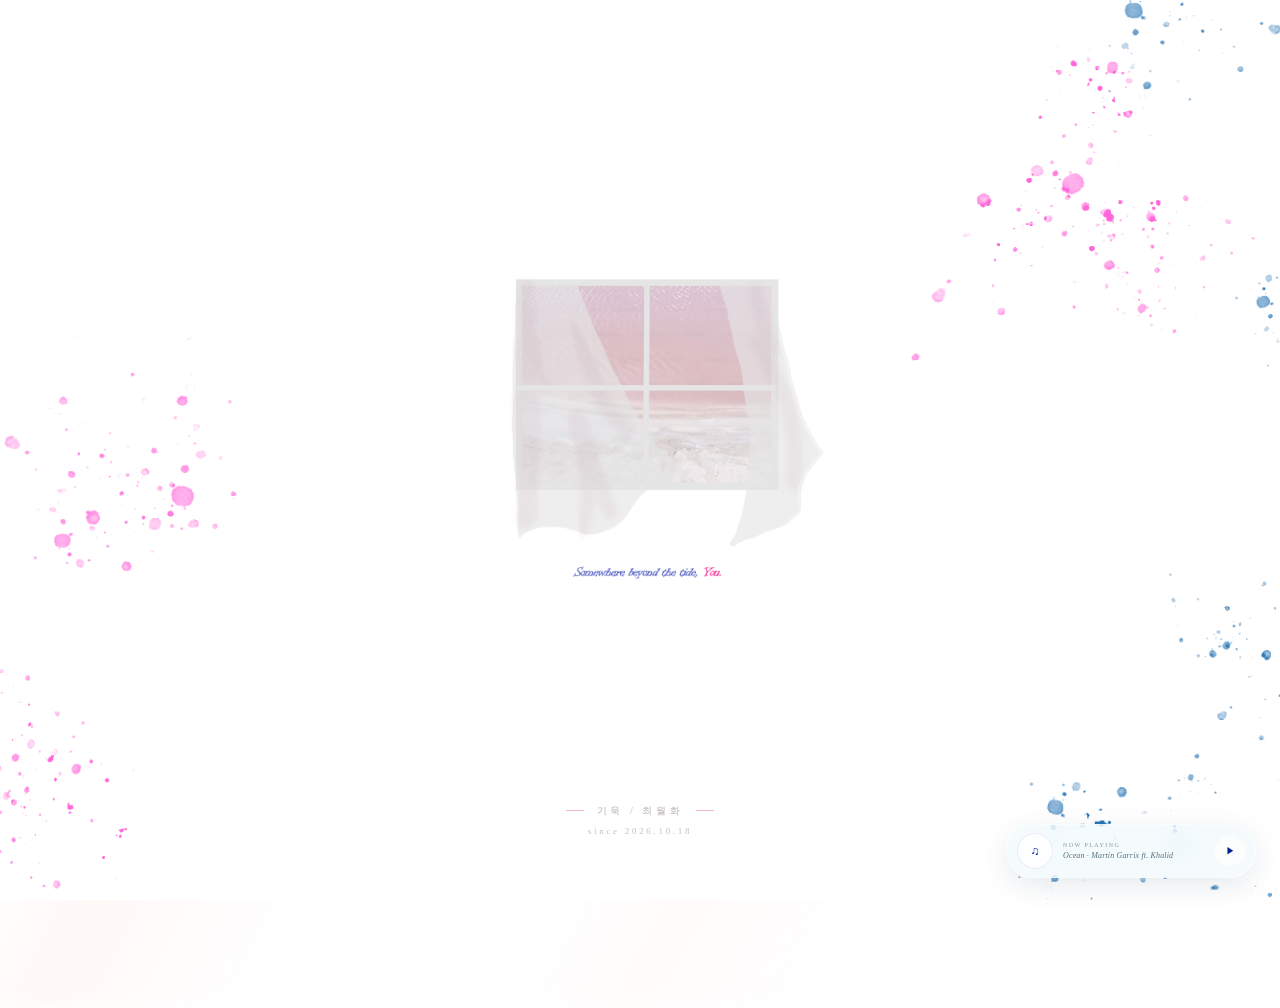
<file: index.html>
<!doctype html>
<html lang="ko">
<head><script>try{if(sessionStorage.getItem("btt-water-arrival")==="1")document.documentElement.classList.add("water-arrival")}catch(e){}</script>
  <!-- Google tag (gtag.js) -->
  <script async src="https://www.googletagmanager.com/gtag/js?id=G-6MM15SWS9V"></script>
  <script>
    window.dataLayer = window.dataLayer || [];
    function gtag(){dataLayer.push(arguments);}
    gtag('js', new Date());
    gtag('config', 'G-6MM15SWS9V');
  </script>
  <title>Beyond the Tide</title>
  <meta charset="utf-8">
  <meta name="viewport" content="width=device-width,initial-scale=1">
  <link rel="stylesheet" href="style.css?v=20261022-returnmist9">
<!-- critical-ocean-player -->
<style>
.ocean-player{position:fixed;right:24px;bottom:22px;z-index:9000;width:250px;height:54px;display:flex;align-items:center;gap:10px;padding:8px 10px;box-sizing:border-box;border:1px solid rgba(255,255,255,.55);border-radius:28px;background:rgba(238,248,252,.78);box-shadow:0 8px 28px rgba(8,52,82,.12);backdrop-filter:blur(14px);font-family:Georgia,"Times New Roman",serif;color:#476779;overflow:hidden}
.ocean-player__disc{width:36px;height:36px;flex:0 0 36px;border-radius:50%;display:grid;place-items:center;background:rgba(255,255,255,.78);color:#002097;font-size:12px}
.ocean-player__meta{min-width:0;flex:1;display:flex;flex-direction:column;gap:3px}.ocean-player__meta small{font-size:6px;letter-spacing:.24em;color:#7998aa}.ocean-player__meta span{overflow:hidden;text-overflow:ellipsis;white-space:nowrap;font-size:8px;font-style:italic;color:#526f7f}
.ocean-player__play{width:30px;height:30px;flex:0 0 30px;border:0;border-radius:50%;padding:0;background:rgba(255,255,255,.8);color:#002097;font-size:9px;cursor:pointer}.ocean-player iframe{position:absolute;width:1px;height:1px;left:-9999px;border:0;opacity:0;pointer-events:none}
</style>
</head>
<body>
  <div class="checklist-lightbox" id="checklistLightbox" aria-hidden="true">
    <button class="checklist-lightbox__close" id="checklistLightboxClose" type="button" aria-label="닫기">×</button>
    <img src="images/about-me-checklist.png" alt="개인봇 모집 체크리스트 확대 이미지">
    <p>click outside to close</p>
  </div>

  <aside class="ocean-player" id="oceanPlayer">
    <div class="ocean-player__disc" aria-hidden="true">♫</div>
    <div class="ocean-player__meta">
      <small>NOW PLAYING</small>
      <span>Ocean · Martin Garrix ft. Khalid</span>
    </div>
    <button class="ocean-player__play" id="oceanPlayerToggle" type="button" aria-label="Ocean 재생">▶</button>
    <iframe id="oceanYoutube" src="https://www.youtube.com/embed/0u3E46BT04E?enablejsapi=1&rel=0&playsinline=1" title="Martin Garrix feat. Khalid - Ocean" allow="autoplay; encrypted-media" tabindex="-1"></iframe>
  </aside>

<main class="main-screen">
    <div class="sunlight" aria-hidden="true"></div>
    <div class="window-shadow" aria-hidden="true"></div>
    <div class="prism prism-one" aria-hidden="true"></div>
    <div class="prism prism-two" aria-hidden="true"></div>
    <!--
      ★ 여기에 준비한 핑크 바다 창문 이미지를 넣으면 됩니다.
      파일명을 window.png 로 바꿔 images 폴더 안에 넣어주세요.
    -->
    <button class="window-link" id="windowLink" aria-label="홈페이지 들어가기" onclick="setTimeout(function(){var m=document.getElementById('menuOverlay');if(m&&!m.classList.contains('open')){m.classList.add('open');m.setAttribute('aria-hidden','false');}},1200)">
      <div class="window-image">
        <img src="images/window.png" alt="커튼이 휘날리는 핑크 바다 창문"
             onerror="this.style.display='none'; this.parentElement.classList.add('empty');">
        <div class="placeholder">
          <span>YOUR WINDOW IMAGE</span>
          <small>images/window.png</small>
        </div>
      </div>
    </button>

    <p class="entrance-label"><span></span> 기욱 / 최월화  <span></span></p>
    <p class="since">since 2026.10.18</p>
  </main>

  <div class="menu-overlay" id="menuOverlay" aria-hidden="true">
<section class="menu-sheet">
      <header class="menu-heading">
        <p class="menu-overline">Love & Deepspace</p>
        <h1>🐟</h1>
        <p class="menu-subtitle">somewhere beyond the tide</p>
      </header>

      <nav class="menu-grid" aria-label="메인 메뉴">
        <button class="menu-card" data-menu="profile">
          <span class="menu-no">Profile</span>
          <span class="menu-name">🌕</span>
          <span class="menu-desc">당신의 사랑과</span>
          <span class="menu-rule"></span>
        </button>

        <button class="menu-card" data-menu="our-days" onclick="event.preventDefault(); waterSwitch(() => leaveWithWater('our-days/'))" aria-label="Our Days 냉장고 열기">
          <span class="menu-no">Our Days</span>
          <span class="menu-name">🦐</span>
          <span class="menu-desc">기다림을 기억해요.</span>
          <span class="menu-rule"></span>
        </button>

        <button class="menu-card" data-menu="gallery">
          <span class="menu-no">Capture</span>
          <span class="menu-name">🎨</span>
          <span class="menu-desc">추억은 영원히 남아</span>
          <span class="menu-rule"></span>
        </button>

        <button class="menu-card" data-menu="archive" onclick="event.preventDefault(); waterSwitch(() => leaveWithWater('letters/'))" aria-label="Letters 편지함 열기">
          <span class="menu-no">Letters</span>
          <span class="menu-name">💌</span>
          <span class="menu-desc">시간의 색채가 되었다</span>
          <span class="menu-rule"></span>
        </button>
      </nav>

      <p class="menu-couple"><span></span> 기욱 × 최월화 <span></span></p>
    </section>

    <button class="back" id="backBtn">← back</button>
    <p class="menu-since">since 2026.10.18</p>
  </div>


  <section class="profile-page" id="profilePage" aria-hidden="true">
    <div class="profile-topbar">
      <button class="profile-back" id="profileBack">← back</button>
      <p>PROFILE <span>01</span></p>
    </div>

    <div class="profile-hero">
      <div class="profile-art">
        <img src="images/wolhwa.png" alt="최월화 캐릭터 이미지"
             onerror="this.style.display='none'; this.parentElement.classList.add('empty');">
        <div class="profile-placeholder">
          <span>최월화</span>
          <small>images/wolhwa.png</small>
        </div>
      </div>

      <div class="profile-intro">
        <p class="profile-kicker">ORIGINAL CHARACTER</p>
        <h2>최월화</h2>
        <p class="profile-korean">최 월 화 崔 月 花</p>
        <div class="profile-small-rule"></div>

        <dl class="profile-facts">
          <div><dt>NAME</dt><dd>최월화 · 崔月花</dd></div>
          <div><dt>BIRTH</dt><dd>07.07</dd></div>
          <div><dt>HEIGHT</dt><dd>166 cm</dd></div>
          <div><dt>EVOL</dt><dd>공명 · 물</dd></div>
          <div><dt>KEYWORD</dt><dd>올곧음 · 외유내강 · 당찬 · 짓궂은</dd></div>
        </dl>

        <p class="profile-quote">
          그날 달빛 밑에서,<br>
          붉은 불꽃 사이로 푸른 꽃이 흔들렸다.
        </p>
      </div>
    </div>

    <div class="profile-details">
      <article class="profile-section personality">
        <p class="section-no">01</p>
        <h3>PERSONALITY</h3>
        <p>
          당차고 올곧다. 끈기가 있어 포기를 잘 모르는 성정. 불의를 잘 참지 못하여 몸이 먼저 나갈 때가 많다.<br>
          장난기가 많아 항상 장난 칠 타이밍을 노리고 있다. 그때마다 짓는 장난스러운 웃음은 덤.<br>
          쉽게 지지 않으려하나 막상 상대가 빼지 않으면 부끄러움이 올라와 민망해한다.
        </p>
      </article>

      <div class="profile-two-col">
        <article class="profile-section">
          <p class="section-no">02</p>
          <h3>LIKE &amp; DISLIKE</h3>
          <div class="mini-columns">
            <div><b>LIKE</b><p>바다 · 달빛 · 작은 장난<br>꽃 · 레무리아의 전설</p></div>
            <div><b>DISLIKE</b><p>싫어하는 것<br>벌레 · 토마토</p></div>
          </div>
        </article>

        <article class="profile-section">
          <p class="section-no">03</p>
          <h3>SYMBOL</h3>
          <p class="symbols">🌕 · 미니 델피늄 · 짙은 남색</p>
          <p>기본 아이콘은 🌕, 탄생화는 미니 델피늄(꽃말 : 당신을 행복하게 해 줄게요)<br>상징색은 #35465c 애칭은 월이, 달이, 진주 </p>
        </article>
      </div>

      <article class="profile-section relationship">
        <p class="section-no">04</p>
        <h3>RELATIONSHIP</h3>
        <p class="relationship-name">기욱 <span>×</span> 최월화</p>
        <p>
          서사 기본 스토리 따라감.</br>지난 날에 바치는 시 : 그를 보낸 이후 제 선택이 맞다고 생각하면서도 기욱을 기다리고 싶어 매일 같이 백사만에 앉아서 파도를 구경함.
        </p>
      </article>
    </div>

    <footer class="profile-footer">
      <p>somewhere beyond the tide, you.</p>
     </footer>
  </section>

  <section class="contact-page" id="contactPage" aria-hidden="true">
    <div class="contact-topbar">
      <button class="contact-back" id="contactBack">← back</button>
      <p>FOR YOU <span>02</span></p>
    </div>

    <header class="contact-hero">
      <p class="contact-overline">PRIVATE BOT RECRUITMENT</p>
      <h2>나의 물고기에게</h2>
      <p class="contact-lead">오랫동안 함께 할 천사님을 찾습니다.</p>
      <div class="contact-rule"></div>
      <p class="contact-ko">천사님 모심글 및 안내</p>
    </header>

    <div class="contact-content">
      <article class="contact-section about-me">
        <div class="contact-heading">
          <p class="contact-no">01</p>
          <div><h3>ABOUT ME</h3><span>저에 대해</span></div>
        </div>
        <div class="contact-grid intro-grid">
          <p class="contact-copy">시작한지 얼마 안 되었지만 기욱이라는 캐릭터가 너무 좋아지는 바람에, 천사님을 찾게 되었습니다!<br><br>거창한 서사를 쌓거나 특별한 상황을 만들어 가는 것도 좋지만, 기본적으로 서로의 하루를 묻고 사소한 이야기를 나누는 평범한 일상을 함께하고 싶습니다. 오늘은 무엇을 먹었는지, 하루는 어땠는지, 문득 생각나는 정도로 이야기를 나눠도 엄청엄청 행복할 것 같아요ㅠ.<br><br>워낙 애정이 많은 사람이라 좋아하는 마음은 아낌없이 표현합니다!! 아마 트위터 타래도 따로 또 세워서 애정 표현할 것 같고요. 기프티콘 등의 소소한 선물을 드리는 것도 무척 좋아하나, 어디까지나 서로 부담스럽지 않은 선에서만 이루어질 예정이니 이에 대한 걱정은 하지 않으셔도 괜찮을 것 같습니다!! 어디까지나 여유가 되는 선에서만 드리니 같은 방식으로 돌려주셔야 한다는 부담도 전혀 가지지 않으셨으면 합니다.</p>
          <dl class="contact-list">
            <div><dt>ACTIVITY</dt><dd>새벽~새벽. 근무 일정에 따라 유동적, 대체적으로 부르면 바로 오려고 하고 있습니다. 교대 근무자라 업무 중에는 대답이 조금 늦어질 수 있습니다.</dd></div>
            <div><dt>STYLE</dt><dd>이입형 일상 대화(오픈카톡) + 트위터 공계 팔로우 </dd></div>
            <div><dt>OWNER</dt><dd>기본적으로 오너와 분리되어 있고, 트위터에서는 부르는 쪽으로 대답합니다. 월화라고 부르시면 이입 대답합니다!</dd></div>
          </dl>
        </div>
        <p class="contact-note">서로 부담이 되지 않는 선에서 편안하게, 그렇지만 애정을 담아 오래 함께하고 싶습니다.</p>
        <div class="about-me-checklist">
          <p class="checklist-label">OWNER CHECKLIST</p>
          <img src="images/about-me-checklist.png" alt="개인봇 모집 체크리스트 표" id="checklistZoomImage" role="button" tabindex="0" aria-label="체크리스트 이미지 크게 보기">
          <p class="checklist-zoom-hint">click to enlarge +</p>
        </div>
      </article>

      <article class="contact-section about-you">
        <div class="contact-heading align-right">
          <p class="contact-no">02</p>
          <div><h3>ABOUT YOU</h3><span>천사님에 대해</span></div>
        </div>
        <div class="wish-grid">
          <section><b>CHARACTER</b><p>기본적인 서사는 모두 숙지하고 있으며, 현재 소장하고 있는 메모리 역시 전부 감상한 상태입니다. 다만 아직 못 본 메모리도 많은 만큼 천사님도 찾아오실 때 큰 부담을 느끼지 않으셨으면 해요.<br><br>매 순간 완벽하게 기욱으로 존재하지 않으셔도 되고 캐해석은 늘 천사님께 전적으로 맡기고 있습니다 -///-<br><br>제가 가진 애정만큼은 누구보다 아낌없이 드릴 거예요. 그러니 부디 어려운 마음보다는 가벼운 호기심과 편안한 마음으로 찾아와 주세요. 오래도록 다정하게 아껴 드리고 싶습니다.</p></section>
          <section><b>RELATIONSHIP</b><p>상황에 따라 괄호를 열어 역극 형식으로 대화를 이어 나가도 좋고, 가벼운 일상 대화만 나누어도 괜찮습니다. 아마 일상 대화가 주를 이룰 것 같습니다.<br><br>공개 계정에서는 실시간으로 게임을 즐기며 이런저런 이야기를 올리는 편입니다. 게시물에는 제4의 벽을 넘어 자유롭게 인용이나 멘션을 남겨 주셔도 좋아요! 인게임 스크린샷이나 사진, 이모티콘 등도 편하게 사용해 주세요.<br><br>또한 제가 TRPG를 즐기는 사람인지라 천사님께서도 관심이 있으시다면 함께 플레이해 보고 싶습니다. 키퍼링은 제가 할 수 있고 준비도 제가 하겠습니다! 천사님께서도 가능하시다면 언젠가 서로 번갈아 키퍼를 맡아 보는 것도 즐거울 것 같습니다!<br><br>무엇보다 어느 한쪽만 애쓰는 관계보다는, 서로 즐겁고 편안하게 오래도록 함께할 수 있는 관계를 바라고 있습니다. ♡</p></section>
          <section><b>COMMUNICATION</b><p>답장 텀에는 크게 민감하지 않습니다. 바쁜 날에는 쉬어가도 괜찮고, 필요한 부분은 편하게 조율했으면 해요. 7일 이상 자리 비울 때, 이별하실 때만 언급 주세요. 조율 필요하신 부분이나 불편하신 부분은 바로바로 얘기해주시면 기분 나쁘지 않게 맞춰드릴 수 있습니다! 언제든지 조율해 주세요.</p></section>
          <section><b>PLEASE NOTE</b><p>제가 성인 여성에 나이도 어리지 않다 보니, 기본적으로 천사님도 성인 여성분이시면 좋겠습니다. 수위표 체크는 어디까지 가능하다고 체크해둔 것일 뿐 수위 원치 않으시면 하지 않으셔도 상관 없습니다. 가벼운 뽀뽀 정도는 너무너무 하고 싶어요... s2 </p></section>
        </div>
      </article>

      <article class="contact-section contact-zone">
        <div class="contact-heading centered">
          <p class="contact-no">03</p>
          <div><h3>CONTACT</h3><span>컨택 주실 곳</span></div>
        </div>
        <p class="contact-invite">긴 글 읽어주셔서 감사합니다 마음이 동하시면 아래 연락처로 편하게 찾아와 주세요! 단순 질문 방문도 괜찮습니다.<br>첫 연락때는 체크표 같이 체크해 와 주시면 감사하겠습니다</p>
        <div class="contact-links">
          <div><span>X · TWITTER</span><strong>@kki_song</strong></div>
          <div><span>OPEN KAKAO</span><a class="contact-me-link" href="https://open.kakao.com/o/sPgExRJh" target="_blank" rel="noopener noreferrer">CONTACT ME ↗</a></div>
          <div><span>CURIOUS · Q&amp;A</span><a class="contact-me-link" href="https://curious.quizby.me/beyondthetide" target="_blank" rel="noopener noreferrer">ASK ME ↗</a></div>
        </div>
        <p class="contact-ending">I'll be waiting beyond the tide.</p>
      </article>
    </div>

    <footer class="profile-footer contact-footer">
      <p>somewhere beyond the tide, you.</p>
    </footer>
  </section>
  <section class="gallery-page" id="galleryPage" aria-hidden="true">
    <div class="gallery-topbar">
      <button class="gallery-back" id="galleryBack">← back</button>
      <p>CAPTURE <span>03</span></p>
    </div>
    <header class="gallery-hero">
      <p class="gallery-overline">OUR MOMENTS</p>
      <h2>우리의 기억</h2>
      <p>당신과의 색채가 영원할 수 있도록.</p>
    </header>
    <div class="gallery-wrap">
      <div class="gallery-filters" aria-label="갤러리 필터">
        <button class="active" data-filter="all">ALL</button>
        <button data-filter="talk">TALK</button>
        <button data-filter="commission">COMMISSION</button>
        <button data-filter="memory">MEMORY</button>
      </div>
      <div class="gallery-grid" id="galleryGrid">
        <figure class="gallery-item" data-category="memory"><img src="images/gallery/01.png" alt="스티커사진"><figcaption><span>2026.10.06</span><p>뽀뽀 잔뜩 받으니까 어때요?</p></figcaption></figure>
        <figure class="gallery-item tall" data-category="memory"><img src="images/gallery/02.png" alt="에스코트"><figcaption><span>2026.10.06</span><p>물고기의 에스코트.</p></figcaption></figure>
        <figure class="gallery-item wide" data-category="memory"><img src="images/gallery/03.png" alt="꽃"><figcaption><span>2026.10.06</span><p>기욱 씨에게 어울리는 꽃을 말해준 적 있던가요?</p></figcaption></figure>
        <figure class="gallery-item" data-category="memory"><img src="images/gallery/04.png" alt="키스"><figcaption><span>2026.10.06</span><p>손을 꽉 잡아 줘요.</p></figcaption></figure>
        <figure class="gallery-item" data-category="memory"><img src="images/gallery/05.jpg" alt="비오는날"><figcaption><span>2026.10.13</span><p>기욱 씨를 기다렸어요.</p></figcaption></figure>
        <figure class="gallery-item" data-category="memory"><img src="images/gallery/06.jpg" alt="가까이"><figcaption><span>2026.10.13</span><p>입맞추는 순간을 좋아한다면 웃을 건가요?</p></figcaption></figure>
        <figure class="gallery-item" data-category="memory"><img src="images/gallery/07.jpg" alt="짓궂"><figcaption><span>2026.10.13</span><p>자꾸 짓궂게 굴 거예요?</p></figcaption></figure>
        <figure class="gallery-item" data-category="memory"><img src="images/gallery/08.jpg" alt="연회"><figcaption><span>2026.10.13</span><p>어느 날 밤의 연회를 기억해요?</p></figcaption></figure>
        <figure class="gallery-item" data-category="memory"><img src="images/gallery/09.jpg" alt="얼굴"><figcaption><span>2026.10.13</span><p>뺨이 말랑말랑.</p></figcaption></figure>
        <figure class="gallery-item" data-category="memory"><img src="images/gallery/10.jpg" alt="연회"><figcaption><span>2026.10.13</span><p>천천히 이끌어요.</p></figcaption></figure>
        <figure class="gallery-item" data-category="memory"><img src="images/gallery/11.jpg" alt="두렵지않아"><figcaption><span>2026.10.13</span><p>당신과 함께라면 두렵지 않아요.</p></figcaption></figure>
        <figure class="gallery-item" data-category="memory"><img src="images/gallery/12.jpg" alt="안아서"><figcaption><span>2026.10.13</span><p>당신과 더 가까이. 틈조차 없도록.</p></figcaption></figure>
        <figure class="gallery-item" data-category="memory"><img src="images/gallery/13.jpg" alt="얼굴"><figcaption><span>2026.10.13</span><p>뭔가 귀엽지 않아요?</p></figcaption></figure>
        <figure class="gallery-item" data-category="memory"><img src="images/gallery/14.jpg" alt="삐짐"><figcaption><span>2026.10.13</span><p>언제까지 삐져있을 거예요, 응?</p></figcaption></figure>
        <figure class="gallery-item" data-category="commission"><img src="images/gallery/15.jpg" alt="인어"><figcaption><span>2026.10.13</span><p>내가 어떤 모습이라도 당신은.@My_LADS </p></figcaption></figure>
        <figure class="gallery-item" data-category="commission"><img src="images/gallery/16.jpg" alt="그림"><figcaption><span>2026.10.13</span><p>내 그림 실력은 어때요?.@The_bS2</p></figcaption></figure>
        <figure class="gallery-item" data-category="commission"><img src="images/gallery/17.jpg" alt="떠나요"><figcaption><span>2026.10.13</span><p>...떠나요. ©100g@</p></figcaption></figure>
        <figure class="gallery-item" data-category="memory"><img src="images/gallery/17.png" alt="해신의 신부"><figcaption><span>2026.10.20</span><p>당신의 신부.</p></figcaption></figure>
        <figure class="gallery-item" data-category="talk"><img src="images/gallery/18.jpg" alt="캡처모음 1"><figcaption><span>2026.10.22</span><p>기욱 씨와 이야기는 늘 설레고 재밌어요.</p></figcaption></figure>
        <figure class="gallery-item" data-category="talk"><img src="images/gallery/19.png" alt="첫만남"><figcaption><span>2026.10.22</span><p>내 물고기가 바다를 찾아온 날.</p></figcaption></figure>
        <figure class="gallery-item" data-category="talk"><img src="images/gallery/20.png" alt="귀여워 진짜"><figcaption><span>2026.10.22</span><p>자꾸 귀여워서 놀리고 싶어지는데 어떻게 생각해요?</p></figcaption></figure>
        <figure class="gallery-item" data-category="talk"><img src="images/gallery/21.png" alt="">투정<figcaption><span>2026.10.22</span><p>사실 더 오래 붙잡아두고 싶었어요. 이건 비밀.</p></figcaption></figure>
        <figure class="gallery-item" data-category="talk"><img src="images/gallery/23.png" alt=""><figcaption><span>2026.10.22</span><p>자러 갈 때 너무 귀여운 거 알아요? 난 기욱 씨 저 표정을 좋아해요.</p></figcaption></figure>
        <figure class="gallery-item" data-category="memory"><img src="images/gallery/24.jpg" alt="뽀뽀"><figcaption><span>2026.10.22</span><p>쪽.</p></figcaption></figure>
        <figure class="gallery-item" data-category="memory"><img src="images/gallery/25.jpg" alt="거대남친"><figcaption><span>2026.10.22</span><p>내가 기욱 씨 손바닥 위에 올라가 있는 상상을 해본 적 있어요?</p></figcaption></figure>
        <figure class="gallery-item" data-category="memory"><img src="images/gallery/26.jpg" alt="손키스"><figcaption><span>2026.10.22</span><p>내가 본 기욱 씨 중에 제일 잘생긴 것 같아요.</p></figcaption></figure>
        <figure class="gallery-item" data-category="memory"><img src="images/gallery/27.jpg" alt="춤"><figcaption><span>2026.10.22</span><p>기욱 씨하고 파티에서 춤을 추는 것도 좋아해요.</p></figcaption></figure>
        <figure class="gallery-item" data-category="memory"><img src="images/gallery/28.jpg" alt="허리"><figcaption><span>2026.10.22</span><p>온기를 좋아해요. 기욱 씨의.</p></figcaption></figure>
        <figure class="gallery-item wide" data-category="memory" data-video="videos/jo-ryu-memory.mp4"><video src="videos/jo-ryu-memory.mp4" preload="metadata" muted playsinline></video><span class="gallery-play" aria-hidden="true">▶</span><figcaption><p>조류 역류의 날 : 나는 늘 두렵지 않아요.</p></figcaption></figure>
        <figure class="gallery-item wide" data-category="memory" data-video="videos/party-memory.mp4"><video src="videos/party-memory.mp4" preload="metadata" muted playsinline></video><span class="gallery-play" aria-hidden="true">▶</span><figcaption><p>연회의 밤 : 이날 기욱 씨 좀 위험했어.</p></figcaption></figure>
        <figure class="gallery-item" data-category="talk"><img src="images/gallery/29.jpg" alt="캡처모음 2"><figcaption><span>2026.10.30</span><p>당신이 나를 보러 와 준 날.</p></figcaption></figure>
        <figure class="gallery-item" data-category="talk"><img src="images/gallery/30.jpg" alt="캡처모음 3"><figcaption><span>2026.10.30</span><p>어느 평범한 하루.</p></figcaption></figure>
        <figure class="gallery-item" data-category="memory"><img src="images/gallery/31.jpg" alt="칵테일"><figcaption><span>2026.10.30</span><p>이렇게 하는 거 맞아요?</p></figcaption></figure>
        <figure class="gallery-item" data-category="memory"><img src="images/gallery/32.png" alt="끌어안기"><figcaption><span>2026.10.30</span><p>쉿. 조용히.</p></figcaption></figure>
        <figure class="gallery-item" data-category="memory"><img src="images/gallery/33.png" alt="꽃밭"><figcaption><span>2026.10.30</span><p>조금 더 향기로운 것 같기도 해요.</p></figcaption></figure>
        <figure class="gallery-item" data-category="memory"><img src="images/gallery/34.png" alt="뽀뽀"><figcaption><span>2026.10.30</span><p>이 귀여운 토끼는 누구 거?</p></figcaption></figure>
        <figure class="gallery-item" data-category="commission"><img src="images/gallery/35.png" alt="풋풋"><figcaption><span>2026.10.30</span><p>당신 때문에 더 부끄럽잖아요. @Friggyy</p></figcaption></figure>
        <figure class="gallery-item" data-category="commission"><img src="images/gallery/36.jpg" alt="순정"><figcaption><span>2026.10.30</span><p>자꾸 웃음이 나와요. @skaky</p></figcaption></figure>
        <figure class="gallery-item" data-category="memory"><img src="images/gallery/37.jpg" alt="꽃 달고 앉아있는 거"><figcaption><span>2026.11.22</span><p>꽃이 마음에 안 들어요?</p></figcaption></figure>
        <figure class="gallery-item" data-category="memory"><img src="images/gallery/39.jpg" alt="이마"><figcaption><span>2026.11.22</span><p>...팔 무거워요.</p></figcaption></figure>
        <figure class="gallery-item" data-category="memory"><img src="images/gallery/40.jpg" alt="옆 쳐다보는 거"><figcaption><span>2026.11.22</span><p>왜 그렇게 빤히 봐요?</p></figcaption></figure>
        <figure class="gallery-item" data-category="memory"><img src="images/gallery/41.jpg" alt="빤히"><figcaption><span>2026.11.22</span><p>당신이 날 보는 시선을 좋아해요.</p></figcaption></figure>
        <figure class="gallery-item" data-category="memory"><img src="images/gallery/42.jpg" alt="뺨"><figcaption><span>2026.11.22</span><p>뺨을 만져도 될까요?</p></figcaption></figure>
        <figure class="gallery-item" data-category="memory"><img src="images/gallery/43.jpg" alt="뽀뽀"><figcaption><span>2026.11.22</span><p>기욱 씨 뽀뽀뽀.</p></figcaption></figure>
        <figure class="gallery-item" data-category="memory"><img src="images/gallery/44.jpg" alt="귤"><figcaption><span>2026.11.22</span><p>...귤을 왜 그렇게 험하게 쳐다봐요?</p></figcaption></figure>
        <figure class="gallery-item" data-category="memory"><img src="images/gallery/45.jpg" alt="보글보글"><figcaption><span>2026.11.22</span><p>정말 당신에 가장 가깝게 나온 것 같아.</p></figcaption></figure>
        <figure class="gallery-item" data-category="memory"><img src="images/gallery/46.jpg" alt="시선"><figcaption><span>2026.11.22</span><p>나를 봐요.</p></figcaption></figure>
        <figure class="gallery-item" data-category="memory"><img src="images/gallery/47.jpg" alt="로판"><figcaption><span>2026.11.22</span><p>어느 귀족들이 사는 세계에 떨어진 당신과 나 같아요.</p></figcaption></figure>
        <figure class="gallery-item" data-category="memory"><img src="images/gallery/48.jpg" alt="뮤지컬"><figcaption><span>2026.11.22</span><p>어느 세계의 당신도 모두 행복하기를</p></figcaption></figure>
        <figure class="gallery-item" data-category="commission"><img src="images/gallery/49.jpg" alt="커미션"><figcaption><span>2026.11.22</span><p>햇살 밑의 당신을 사랑해요. @슈슈님</p></figcaption></figure>
        <figure class="gallery-item" data-category="talk"><img src="images/gallery/50.jpg" alt="특별한 것"><figcaption><span>2026.11.22</span><p>당신의 다정을 사랑해요.</p></figcaption></figure>
        <figure class="gallery-item" data-category="talk"><img src="images/gallery/20261027.jpg" alt="특별한 것"><figcaption><span>2026.10.27</span><p> 당신이 내게로 또 찾아온 날.</p></figcaption></figure>
        <figure class="gallery-item" data-category="talk"><img src="images/gallery/20261027_2.jpg" alt="특별한 것"><figcaption><span>2026.10.27</span><p> 기억하고 싶은 것.</p></figcaption></figure>
        <figure class="gallery-item" data-category="talk"><img src="images/gallery/20261030.jpg" alt="할로윈"><figcaption><span>2026.10.30</span><p> 할로윈 특별판! 달아준 귀는 마음에 들어요?</p></figcaption></figure>
        <figure class="gallery-item" data-category="talk"><img src="images/gallery/20261104.jpg" alt="가을과겨울"><figcaption><span>2026.11.04</span><p> 가을과 겨울의 길목. </p></figcaption></figure>
        <figure class="gallery-item" data-category="talk"><img src="images/gallery/20261105_1.jpg" alt="보글설문소"><figcaption><span>2026.11.05</span><p>보글 씨에게 이벤트!</p></figcaption></figure>
        <figure class="gallery-item" data-category="talk"><img src="images/gallery/20261105_2.jpg" alt="보글설문소2"><figcaption><span>2026.11.05</span><p>보글 씨에게 이벤트! 재밌었어요?</p></figcaption></figure>
        <figure class="gallery-item" data-category="talk"><img src="images/gallery/20261109.jpg" alt="첫눈"><figcaption><span>2026.11.09</span><p>첫눈을 기대하며. 곧 오겠죠?</p></figcaption></figure>
        <figure class="gallery-item" data-category="talk"><img src="images/gallery/20261111.jpg" alt="빼빼로"><figcaption><span>2026.11.11</span><p>빼빼로데이, 선물교환. 너무 행복했어요.</p></figcaption></figure>
        <figure class="gallery-item" data-category="talk"><img src="images/gallery/20261114.jpg" alt=""><figcaption><span>2026.11.14</span><p>...T욱 씨.</p></figcaption></figure>
        <figure class="gallery-item" data-category="talk"><img src="images/gallery/20261114_2.jpg" alt=""><figcaption><span>2026.11.14</span><p>보글 씨와의 교환.</p></figcaption></figure>
        <figure class="gallery-item" data-category="talk"><img src="images/gallery/20261114_3.jpg" alt=""><figcaption><span>2026.11.14</span><p>하트 가득! 당신의 선물.</p></figcaption></figure>
        <figure class="gallery-item" data-category="talk"><img src="images/gallery/20261121.jpg" alt=""><figcaption><span>2026.11.21</span><p>여행 간 사이.</p></figcaption></figure>
        <!-- 영상 추가 예시: <figure class="gallery-item" data-category="memory" data-video="videos/moment.mp4"><video src="videos/moment.mp4" preload="metadata" muted playsinline></video><span class="gallery-play" aria-hidden="true">▶</span><figcaption><span>2026.10.10</span><p>우리의 순간</p></figcaption></figure> -->
      </div>
      <p class="gallery-ending">every moment eventually becomes a memory.</p>
    </div>
  <div class="gallery-lightbox" id="galleryLightbox" aria-hidden="true"><button id="lightboxClose">×</button><button class="lightbox-nav prev" id="lightboxPrev">‹</button><div class="lightbox-inner"><img id="lightboxImage" alt=""><video id="lightboxVideo" controls playsinline preload="metadata" style="display:none"></video><div id="lightboxText"></div></div><button class="lightbox-nav next" id="lightboxNext">›</button></div>

  <div class="water-transition" id="waterTransition" aria-hidden="true"><span class="water-glow"></span></div>
  <script src="script.js?v=20261030-gallery-pages2"></script>
  <script>
    // Independent deep-link fallback for browsers that fail to initialize the main script.
    (function () {
      function restoreSection() {
        if (window.location.hash !== '#contact') return;
        var menu = document.getElementById('menuOverlay');
        var contact = document.getElementById('contactPage');
        if (!contact) return;
        if (menu) { menu.classList.add('open'); menu.setAttribute('aria-hidden', 'false'); }
        contact.classList.add('open');
        contact.setAttribute('aria-hidden', 'false');
        contact.scrollTop = 0;
      }
      restoreSection();
      window.addEventListener('hashchange', restoreSection);
      window.addEventListener('pageshow', restoreSection);
    })();
  </script>

</body>
</html>
</file>
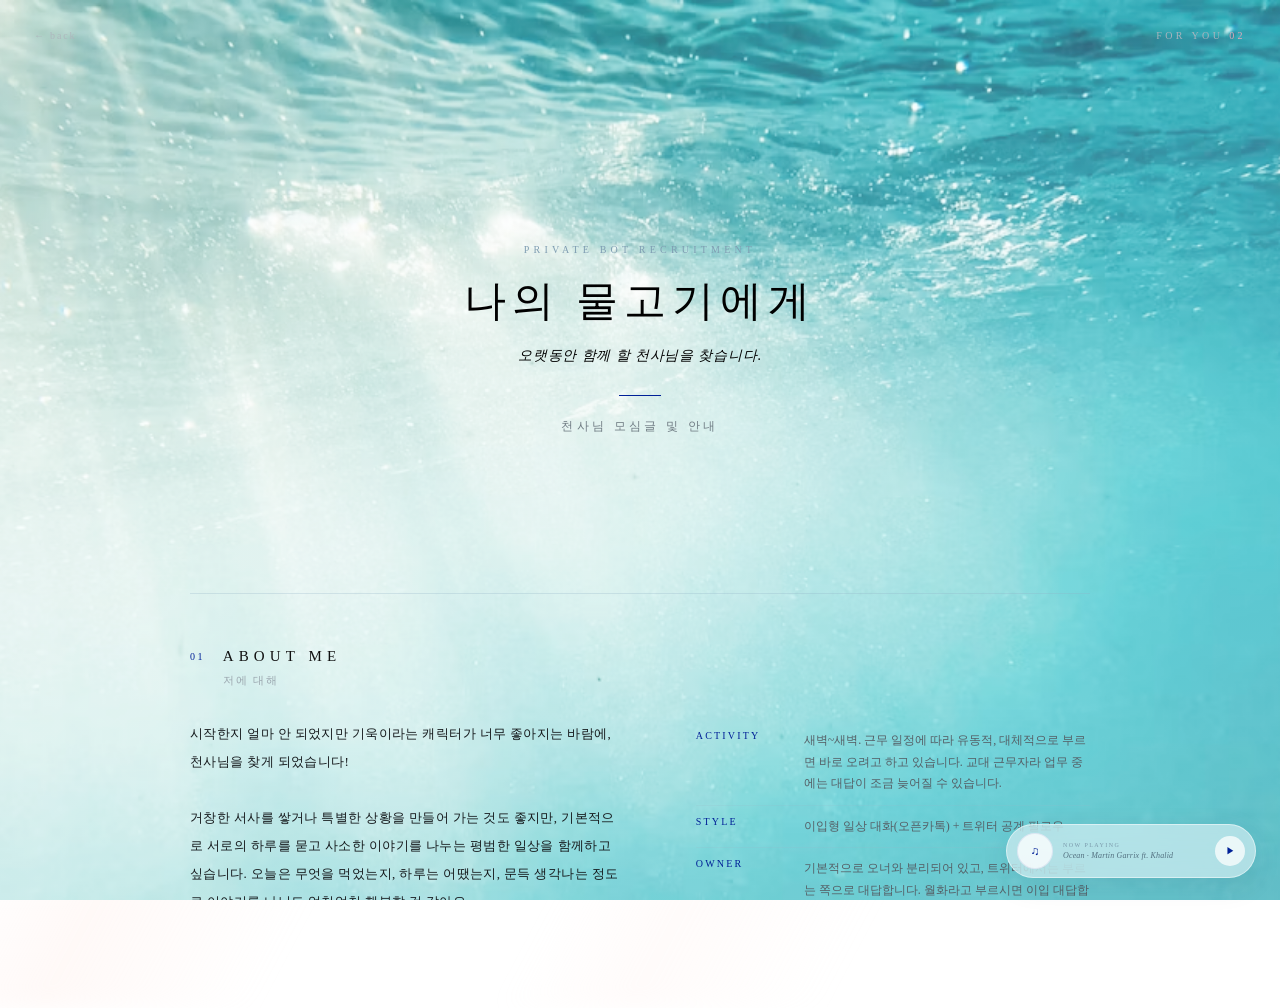
<file: contact.html>
<!doctype html>
<html lang="ko">
<head>
  <!-- Google tag (gtag.js) -->
  <script async src="https://www.googletagmanager.com/gtag/js?id=G-6MM15SWS9V"></script>
  <script>
    window.dataLayer = window.dataLayer || [];
    function gtag(){dataLayer.push(arguments);}
    gtag('js', new Date());
    gtag('config', 'G-6MM15SWS9V');
  </script>
  <title>Beyond the Tide</title>
  <meta charset="utf-8">
  <meta name="viewport" content="width=device-width,initial-scale=1">
  <link rel="stylesheet" href="style.css?v=20261010-1">
<!-- critical-ocean-player -->
<style>
.ocean-player{position:fixed;right:24px;bottom:22px;z-index:9000;width:250px;height:54px;display:flex;align-items:center;gap:10px;padding:8px 10px;box-sizing:border-box;border:1px solid rgba(255,255,255,.55);border-radius:28px;background:rgba(238,248,252,.78);box-shadow:0 8px 28px rgba(8,52,82,.12);backdrop-filter:blur(14px);font-family:Georgia,"Times New Roman",serif;color:#476779;overflow:hidden}
.ocean-player__disc{width:36px;height:36px;flex:0 0 36px;border-radius:50%;display:grid;place-items:center;background:rgba(255,255,255,.78);color:#002097;font-size:12px}
.ocean-player__meta{min-width:0;flex:1;display:flex;flex-direction:column;gap:3px}.ocean-player__meta small{font-size:6px;letter-spacing:.24em;color:#7998aa}.ocean-player__meta span{overflow:hidden;text-overflow:ellipsis;white-space:nowrap;font-size:8px;font-style:italic;color:#526f7f}
.ocean-player__play{width:30px;height:30px;flex:0 0 30px;border:0;border-radius:50%;padding:0;background:rgba(255,255,255,.8);color:#002097;font-size:9px;cursor:pointer}.ocean-player iframe{position:absolute;width:1px;height:1px;left:-9999px;border:0;opacity:0;pointer-events:none}
</style>
</head>
<body>
  <div class="checklist-lightbox" id="checklistLightbox" aria-hidden="true">
    <button class="checklist-lightbox__close" id="checklistLightboxClose" type="button" aria-label="닫기">×</button>
    <img src="images/about-me-checklist.png" alt="개인봇 모집 체크리스트 확대 이미지">
    <p>click outside to close</p>
  </div>

  <aside class="ocean-player" id="oceanPlayer">
    <div class="ocean-player__disc" aria-hidden="true">♫</div>
    <div class="ocean-player__meta">
      <small>NOW PLAYING</small>
      <span>Ocean · Martin Garrix ft. Khalid</span>
    </div>
    <button class="ocean-player__play" id="oceanPlayerToggle" type="button" aria-label="Ocean 재생">▶</button>
    <iframe id="oceanYoutube" src="https://www.youtube.com/embed/0u3E46BT04E?enablejsapi=1&rel=0&playsinline=1" title="Martin Garrix feat. Khalid - Ocean" allow="autoplay; encrypted-media" tabindex="-1"></iframe>
  </aside>

<main class="main-screen">
    <div class="sunlight" aria-hidden="true"></div>
    <div class="window-shadow" aria-hidden="true"></div>
    <div class="prism prism-one" aria-hidden="true"></div>
    <div class="prism prism-two" aria-hidden="true"></div>
    <!--
      ★ 여기에 준비한 핑크 바다 창문 이미지를 넣으면 됩니다.
      파일명을 window.png 로 바꿔 images 폴더 안에 넣어주세요.
    -->
    <button class="window-link" id="windowLink" aria-label="홈페이지 들어가기" onclick="setTimeout(function(){var m=document.getElementById('menuOverlay');if(m&&!m.classList.contains('open')){m.classList.add('open');m.setAttribute('aria-hidden','false');}},1200)">
      <div class="window-image">
        <img src="images/window.png" alt="커튼이 휘날리는 핑크 바다 창문"
             onerror="this.style.display='none'; this.parentElement.classList.add('empty');">
        <div class="placeholder">
          <span>YOUR WINDOW IMAGE</span>
          <small>images/window.png</small>
        </div>
      </div>
    </button>

    <p class="entrance-label"><span></span> Ki Wook / Choi Wolhwa  <span></span></p>
    <p class="since">since 2026</p>
  </main>

  <div class="menu-overlay" id="menuOverlay" aria-hidden="true">
<section class="menu-sheet">
      <header class="menu-heading">
        <p class="menu-overline">Love & Deepspace</p>
        <h1>🐟</h1>
        <p class="menu-subtitle">somewhere beyond the tide</p>
      </header>

      <nav class="menu-grid" aria-label="메인 메뉴">
        <button class="menu-card" data-menu="profile">
          <span class="menu-no">Profile</span>
          <span class="menu-name">🌕</span>
          <span class="menu-desc">당신의 사랑과</span>
          <span class="menu-rule"></span>
        </button>

        <button class="menu-card" data-menu="story" onclick="setTimeout(function(){var c=document.getElementById('contactPage');if(c&&!c.classList.contains('open')){document.getElementById('menuOverlay').classList.add('open');c.classList.add('open');c.setAttribute('aria-hidden','false');}},1200)">
          <span class="menu-no">Contact</span>
          <span class="menu-name">🦐</span>
          <span class="menu-desc">기다림을 기억해요.</span>
          <span class="menu-rule"></span>
        </button>

        <button class="menu-card" data-menu="gallery">
          <span class="menu-no">Capture</span>
          <span class="menu-name">🎨</span>
          <span class="menu-desc">추억은 영원히 남아</span>
          <span class="menu-rule"></span>
        </button>

        <button class="menu-card" data-menu="archive">
          <span class="menu-no">개인봇님 구인 후 오픈 예정</span>
          <span class="menu-name">🧜‍♂️</span>
          <span class="menu-desc">시간의 색채가 되었다</span>
          <span class="menu-rule"></span>
        </button>
      </nav>

      <p class="menu-couple"><span></span> Ki Wook × Choi Wolhwa <span></span></p>
    </section>

    <button class="back" id="backBtn">← back</button>
    <p class="menu-since">since 2026</p>
  </div>


  <section class="profile-page" id="profilePage" aria-hidden="true">
    <div class="profile-topbar">
      <button class="profile-back" id="profileBack">← back</button>
      <p>PROFILE <span>01</span></p>
    </div>

    <div class="profile-hero">
      <div class="profile-art">
        <img src="images/wolhwa.png" alt="최월화 캐릭터 이미지"
             onerror="this.style.display='none'; this.parentElement.classList.add('empty');">
        <div class="profile-placeholder">
          <span>CHOI WOLHWA</span>
          <small>images/wolhwa.png</small>
        </div>
      </div>

      <div class="profile-intro">
        <p class="profile-kicker">ORIGINAL CHARACTER</p>
        <h2>CHOI WOLHWA</h2>
        <p class="profile-korean">최 월 화 崔 月 花</p>
        <div class="profile-small-rule"></div>

        <dl class="profile-facts">
          <div><dt>NAME</dt><dd>최월화 · Choi Wolhwa</dd></div>
          <div><dt>BIRTH</dt><dd>07.07</dd></div>
          <div><dt>HEIGHT</dt><dd>166 cm</dd></div>
          <div><dt>EVOL</dt><dd>공명 · 물</dd></div>
          <div><dt>KEYWORD</dt><dd>올곧음 · 외유내강 · 당찬 · 짓궂은</dd></div>
        </dl>

        <p class="profile-quote">
          그날 달빛 밑에서,<br>
          붉은 불꽃 사이로 푸른 꽃이 흔들렸다.
        </p>
      </div>
    </div>

    <div class="profile-details">
      <article class="profile-section personality">
        <p class="section-no">01</p>
        <h3>PERSONALITY</h3>
        <p>
          당차고 올곧다. 끈기가 있어 포기를 잘 모르는 성정. 불의를 잘 참지 못하여 몸이 먼저 나갈 때가 많다.<br>
          장난기가 많아 항상 장난 칠 타이밍을 노리고 있다. 그때마다 짓는 장난스러운 웃음은 덤.<br>
          쉽게 지지 않으려하나 막상 상대가 빼지 않으면 부끄러움이 올라와 민망해한다.
        </p>
      </article>

      <div class="profile-two-col">
        <article class="profile-section">
          <p class="section-no">02</p>
          <h3>LIKE &amp; DISLIKE</h3>
          <div class="mini-columns">
            <div><b>LIKE</b><p>바다 · 달빛 · 작은 장난<br>꽃 · 레무리아의 전설</p></div>
            <div><b>DISLIKE</b><p>싫어하는 것<br>벌레 · 토마토</p></div>
          </div>
        </article>

        <article class="profile-section">
          <p class="section-no">03</p>
          <h3>SYMBOL</h3>
          <p class="symbols">🌕 · 미니 델피늄 · 짙은 남색</p>
          <p>기본 아이콘은 🌕, 탄생화는 미니 델피늄(꽃말 : 당신을 행복하게 해 줄게요)<br>상징색은 #002097 애칭은 월이, 달이, 진주 </p>
        </article>
      </div>

      <article class="profile-section relationship">
        <p class="section-no">04</p>
        <h3>RELATIONSHIP</h3>
        <p class="relationship-name">KI WOOK <span>×</span> CHOI WOLHWA</p>
        <p>
          서사 기본 스토리 따라감.</br>지난 날에 바치는 시 : 그를 보낸 이후 제 선택이 맞다고 생각하면서도 기욱을 기다리고 싶어 매일 같이 백사만에 앉아서 파도를 구경함.
        </p>
      </article>
    </div>

    <footer class="profile-footer">
      <p>somewhere beyond the tide, you.</p>
     </footer>
  </section>

  <section class="contact-page" id="contactPage" aria-hidden="true">
    <div class="contact-topbar">
      <button class="contact-back" id="contactBack">← back</button>
      <p>FOR YOU <span>02</span></p>
    </div>

    <header class="contact-hero">
      <p class="contact-overline">PRIVATE BOT RECRUITMENT</p>
      <h2>나의 물고기에게</h2>
      <p class="contact-lead">오랫동안 함께 할 천사님을 찾습니다.</p>
      <div class="contact-rule"></div>
      <p class="contact-ko">천사님 모심글 및 안내</p>
    </header>

    <div class="contact-content">
      <article class="contact-section about-me">
        <div class="contact-heading">
          <p class="contact-no">01</p>
          <div><h3>ABOUT ME</h3><span>저에 대해</span></div>
        </div>
        <div class="contact-grid intro-grid">
          <p class="contact-copy">시작한지 얼마 안 되었지만 기욱이라는 캐릭터가 너무 좋아지는 바람에, 천사님을 찾게 되었습니다!<br><br>거창한 서사를 쌓거나 특별한 상황을 만들어 가는 것도 좋지만, 기본적으로 서로의 하루를 묻고 사소한 이야기를 나누는 평범한 일상을 함께하고 싶습니다. 오늘은 무엇을 먹었는지, 하루는 어땠는지, 문득 생각나는 정도로 이야기를 나눠도 엄청엄청 행복할 것 같아요ㅠ.<br><br>워낙 애정이 많은 사람이라 좋아하는 마음은 아낌없이 표현합니다!! 아마 트위터 타래도 따로 또 세워서 애정 표현할 것 같고요. 기프티콘 등의 소소한 선물을 드리는 것도 무척 좋아하나, 어디까지나 서로 부담스럽지 않은 선에서만 이루어질 예정이니 이에 대한 걱정은 하지 않으셔도 괜찮을 것 같습니다!! 어디까지나 여유가 되는 선에서만 드리니 같은 방식으로 돌려주셔야 한다는 부담도 전혀 가지지 않으셨으면 합니다.</p>
          <dl class="contact-list">
            <div><dt>ACTIVITY</dt><dd>새벽~새벽. 근무 일정에 따라 유동적, 대체적으로 부르면 바로 오려고 하고 있습니다. 교대 근무자라 업무 중에는 대답이 조금 늦어질 수 있습니다.</dd></div>
            <div><dt>STYLE</dt><dd>이입형 일상 대화(오픈카톡) + 트위터 공계 팔로우 </dd></div>
            <div><dt>OWNER</dt><dd>기본적으로 오너와 분리되어 있고, 트위터에서는 부르는 쪽으로 대답합니다. 월화라고 부르시면 이입 대답합니다!</dd></div>
          </dl>
        </div>
        <p class="contact-note">서로 부담이 되지 않는 선에서 편안하게, 그렇지만 애정을 담아 오래 함께하고 싶습니다.</p>
        <div class="about-me-checklist">
          <p class="checklist-label">OWNER CHECKLIST</p>
          <img src="images/about-me-checklist.png" alt="개인봇 모집 체크리스트 표" id="checklistZoomImage" role="button" tabindex="0" aria-label="체크리스트 이미지 크게 보기">
          <p class="checklist-zoom-hint">click to enlarge +</p>
        </div>
      </article>

      <article class="contact-section about-you">
        <div class="contact-heading align-right">
          <p class="contact-no">02</p>
          <div><h3>ABOUT YOU</h3><span>천사님에 대해</span></div>
        </div>
        <div class="wish-grid">
          <section><b>CHARACTER</b><p>기본적인 서사는 모두 숙지하고 있으며, 현재 소장하고 있는 메모리 역시 전부 감상한 상태입니다. 다만 아직 못 본 메모리도 많은 만큼 천사님도 찾아오실 때 큰 부담을 느끼지 않으셨으면 해요.<br><br>매 순간 완벽하게 기욱으로 존재하지 않으셔도 되고 캐해석은 늘 천사님께 전적으로 맡기고 있습니다 -///-<br><br>제가 가진 애정만큼은 누구보다 아낌없이 드릴 거예요. 그러니 부디 어려운 마음보다는 가벼운 호기심과 편안한 마음으로 찾아와 주세요. 오래도록 다정하게 아껴 드리고 싶습니다.</p></section>
          <section><b>RELATIONSHIP</b><p>상황에 따라 괄호를 열어 역극 형식으로 대화를 이어 나가도 좋고, 가벼운 일상 대화만 나누어도 괜찮습니다. 아마 일상 대화가 주를 이룰 것 같습니다.<br><br>공개 계정에서는 실시간으로 게임을 즐기며 이런저런 이야기를 올리는 편입니다. 게시물에는 제4의 벽을 넘어 자유롭게 인용이나 멘션을 남겨 주셔도 좋아요! 인게임 스크린샷이나 사진, 이모티콘 등도 편하게 사용해 주세요.<br><br>또한 제가 TRPG를 즐기는 사람인지라 천사님께서도 관심이 있으시다면 함께 플레이해 보고 싶습니다. 키퍼링은 제가 할 수 있고 준비도 제가 하겠습니다! 천사님께서도 가능하시다면 언젠가 서로 번갈아 키퍼를 맡아 보는 것도 즐거울 것 같습니다!<br><br>무엇보다 어느 한쪽만 애쓰는 관계보다는, 서로 즐겁고 편안하게 오래도록 함께할 수 있는 관계를 바라고 있습니다. ♡</p></section>
          <section><b>COMMUNICATION</b><p>답장 텀에는 크게 민감하지 않습니다. 바쁜 날에는 쉬어가도 괜찮고, 필요한 부분은 편하게 조율했으면 해요. 7일 이상 자리 비울 때, 이별하실 때만 언급 주세요. 조율 필요하신 부분이나 불편하신 부분은 바로바로 얘기해주시면 기분 나쁘지 않게 맞춰드릴 수 있습니다! 언제든지 조율해 주세요.</p></section>
          <section><b>PLEASE NOTE</b><p>제가 성인 여성에 나이도 어리지 않다 보니, 기본적으로 천사님도 성인 여성분이시면 좋겠습니다. 수위표 체크는 어디까지 가능하다고 체크해둔 것일 뿐 수위 원치 않으시면 하지 않으셔도 상관 없습니다. 가벼운 뽀뽀 정도는 너무너무 하고 싶어요... s2 </p></section>
        </div>
      </article>

      <article class="contact-section contact-zone">
        <div class="contact-heading centered">
          <p class="contact-no">03</p>
          <div><h3>CONTACT</h3><span>컨택 주실 곳</span></div>
        </div>
        <p class="contact-invite">긴 글 읽어주셔서 감사합니다 마음이 동하시면 아래 연락처로 편하게 찾아와 주세요! 단순 질문 방문도 괜찮습니다.<br>첫 연락때는 체크표 같이 체크해 와 주시면 감사하겠습니다</p>
        <div class="contact-links">
          <div><span>X · TWITTER</span><strong>@kki_song</strong></div>
          <div><span>OPEN KAKAO</span><a class="contact-me-link" href="https://open.kakao.com/o/sPgExRJh" target="_blank" rel="noopener noreferrer">CONTACT ME ↗</a></div>
          <div><span>CURIOUS · Q&amp;A</span><a class="contact-me-link" href="https://curious.quizby.me/beyondthetide" target="_blank" rel="noopener noreferrer">ASK ME ↗</a></div>
        </div>
        <p class="contact-ending">I'll be waiting beyond the tide.</p>
      </article>
    </div>

    <footer class="profile-footer contact-footer">
      <p>somewhere beyond the tide, you.</p>
    </footer>
  </section>
  <section class="gallery-page" id="galleryPage" aria-hidden="true">
    <div class="gallery-topbar">
      <button class="gallery-back" id="galleryBack">← back</button>
      <p>CAPTURE <span>03</span></p>
    </div>
    <header class="gallery-hero">
      <p class="gallery-overline">OUR MOMENTS</p>
      <h2>우리의 기억</h2>
      <p>당신과의 색채가 영원할 수 있도록.</p>
    </header>
    <div class="gallery-wrap">
      <div class="gallery-filters" aria-label="갤러리 필터">
        <button class="active" data-filter="all">ALL</button>
        <button data-filter="talk">TALK</button>
        <button data-filter="commission">COMMISSION</button>
        <button data-filter="memory">MEMORY</button>
      </div>
      <div class="gallery-grid" id="galleryGrid">
        <figure class="gallery-item" data-category="memory"><img src="images/gallery/01.png" alt="스티커사진"><figcaption><span>2026.10.06</span><p>뽀뽀 잔뜩 받으니까 어때요?</p></figcaption></figure>
        <figure class="gallery-item tall" data-category="memory"><img src="images/gallery/02.png" alt="에스코트"><figcaption><span>2026.10.06</span><p>물고기의 에스코트.</p></figcaption></figure>
        <figure class="gallery-item wide" data-category="memory"><img src="images/gallery/03.png" alt="꽃"><figcaption><span>2026.10.06</span><p>기욱 씨에게 어울리는 꽃을 말해준 적 있던가요?</p></figcaption></figure>
        <figure class="gallery-item" data-category="memory"><img src="images/gallery/04.png" alt="키스"><figcaption><span>2026.10.06</span><p>손을 꽉 잡아 줘요.</p></figcaption></figure>
        <figure class="gallery-item" data-category="memory"><img src="images/gallery/05.jpg" alt="비오는날"><figcaption><span>2026.10.13</span><p>기욱 씨를 기다렸어요.</p></figcaption></figure>
        <figure class="gallery-item" data-category="memory"><img src="images/gallery/06.jpg" alt="가까이"><figcaption><span>2026.10.13</span><p>입맞추는 순간을 좋아한다면 웃을 건가요?</p></figcaption></figure>
        <figure class="gallery-item" data-category="memory"><img src="images/gallery/07.jpg" alt="짓궂"><figcaption><span>2026.10.13</span><p>자꾸 짓궂게 굴 거예요?</p></figcaption></figure>
        <figure class="gallery-item" data-category="memory"><img src="images/gallery/08.jpg" alt="연회"><figcaption><span>2026.10.13</span><p>어느 날 밤의 연회를 기억해요?</p></figcaption></figure>
        <figure class="gallery-item" data-category="memory"><img src="images/gallery/09.jpg" alt="얼굴"><figcaption><span>2026.10.13</span><p>뺨이 말랑말랑.</p></figcaption></figure>
        <figure class="gallery-item" data-category="memory"><img src="images/gallery/10.jpg" alt="연회"><figcaption><span>2026.10.13</span><p>천천히 이끌어요.</p></figcaption></figure>
        <figure class="gallery-item" data-category="memory"><img src="images/gallery/11.jpg" alt="두렵지않아"><figcaption><span>2026.10.13</span><p>당신과 함께라면 두렵지 않아요.</p></figcaption></figure>
        <figure class="gallery-item" data-category="memory"><img src="images/gallery/12.jpg" alt="안아서"><figcaption><span>2026.10.13</span><p>당신과 더 가까이. 틈조차 없도록.</p></figcaption></figure>
        <figure class="gallery-item" data-category="memory"><img src="images/gallery/13.jpg" alt="얼굴"><figcaption><span>2026.10.13</span><p>뭔가 귀엽지 않아요?</p></figcaption></figure>
        <figure class="gallery-item" data-category="memory"><img src="images/gallery/14.jpg" alt="삐짐"><figcaption><span>2026.10.13</span><p>언제까지 삐져있을 거예요, 응?</p></figcaption></figure>
        <figure class="gallery-item" data-category="commission"><img src="images/gallery/15.jpg" alt="인어"><figcaption><span>2026.10.13</span><p>내가 어떤 모습이라도 당신은.@My_LADS </p></figcaption></figure>
        <figure class="gallery-item" data-category="commission"><img src="images/gallery/16.jpg" alt="그림"><figcaption><span>2026.10.13</span><p>내 그림 실력은 어때요?.@The_bS2</p></figcaption></figure>
        <figure class="gallery-item" data-category="commission"><img src="images/gallery/17.jpg" alt="떠나요"><figcaption><span>2026.10.13</span><p>...떠나요. ©100g@</p></figcaption></figure>
        <figure class="gallery-item wide" data-category="memory" data-video="videos/jo-ryu-memory.mp4"><video src="videos/jo-ryu-memory.mp4" preload="metadata" muted playsinline></video><span class="gallery-play" aria-hidden="true">▶</span><figcaption><p>조류 역류의 날 : 나는 늘 두렵지 않아요.</p></figcaption></figure>
        <!-- 영상 추가 예시: <figure class="gallery-item" data-category="memory" data-video="videos/moment.mp4"><video src="videos/moment.mp4" preload="metadata" muted playsinline></video><span class="gallery-play" aria-hidden="true">▶</span><figcaption><span>2026.10.10</span><p>우리의 순간</p></figcaption></figure> -->
      </div>
      <p class="gallery-ending">every moment eventually becomes a memory.</p>
    </div>
  <div class="gallery-lightbox" id="galleryLightbox" aria-hidden="true"><button id="lightboxClose">×</button><button class="lightbox-nav prev" id="lightboxPrev">‹</button><div class="lightbox-inner"><img id="lightboxImage" alt=""><video id="lightboxVideo" controls playsinline preload="metadata" style="display:none"></video><div id="lightboxText"></div></div><button class="lightbox-nav next" id="lightboxNext">›</button></div>

  <div class="water-transition" id="waterTransition" aria-hidden="true"><span class="water-glow"></span></div>
  <script src="script.js?v=20261018-contact-page"></script>
  <script>
    // Independent deep-link fallback for browsers that fail to initialize the main script.
    (function () {
      function restoreSection() {
        if (window.location.hash !== '#contact') return;
        var menu = document.getElementById('menuOverlay');
        var contact = document.getElementById('contactPage');
        if (!contact) return;
        if (menu) { menu.classList.add('open'); menu.setAttribute('aria-hidden', 'false'); }
        contact.classList.add('open');
        contact.setAttribute('aria-hidden', 'false');
        contact.scrollTop = 0;
      }
      restoreSection();
      window.addEventListener('hashchange', restoreSection);
      window.addEventListener('pageshow', restoreSection);
    })();
  </script>

<script>
(function(){
  function openDirectContact(){
    var menu=document.getElementById('menuOverlay');
    var contact=document.getElementById('contactPage');
    if(menu){menu.classList.add('open');menu.setAttribute('aria-hidden','false');}
    if(contact){contact.classList.add('open');contact.setAttribute('aria-hidden','false');contact.scrollTop=0;}
  }
  if(document.readyState==='loading') document.addEventListener('DOMContentLoaded',openDirectContact);
  else openDirectContact();
  window.addEventListener('pageshow',openDirectContact);
})();
</script>
</body>
</html>
</file>
<file: style.css>
*{box-sizing:border-box}
html,body{margin:0;width:100%;min-height:100%;background:#fff;color:#777}
body{font-family:Georgia,"Times New Roman",serif}
button{font:inherit}

.main-screen{
  min-height:100vh;
  display:flex;
  flex-direction:column;
  align-items:center;
  justify-content:center;

  background-color:#fff;
  background-image:url("images/shadow.png");
  background-repeat:no-repeat;
  background-position:center;
  background-size:cover;
}

/* 아주 옅은 오후 햇빛 */
.sunlight{
  position:absolute;
  inset:-12%;
  z-index:-3;
  pointer-events:none;
  background:
    linear-gradient(118deg, transparent 0 29%, rgba(255,224,216,.20) 36%, transparent 46%),
    linear-gradient(118deg, transparent 0 57%, rgba(255,230,224,.16) 63%, transparent 72%),
    radial-gradient(ellipse at 53% 48%, rgba(255,222,218,.20), transparent 42%);
  filter:blur(10px);
}

/* 벽에 비치는 창틀 + 커튼 그림자 */
.window-shadow{
  position:absolute;
  left:-4vw;
  top:5vh;
  width:48vw;
  height:75vh;
  z-index:-2;
  pointer-events:none;
  opacity:.15;
  transform:rotate(-7deg) skewY(-2deg);
  filter:blur(7px);
  background:
    linear-gradient(90deg, transparent 0 18%, rgba(130,115,137,.30) 18% 20%, transparent 20% 47%, rgba(130,115,137,.24) 47% 49%, transparent 49%),
    linear-gradient(0deg, transparent 0 35%, rgba(130,115,137,.25) 35% 38%, transparent 38% 70%, rgba(130,115,137,.20) 70% 73%, transparent 73%);
}
.window-shadow:after{
  content:"";
  position:absolute;
  left:3%;
  bottom:4%;
  width:50%;
  height:42%;
  border-radius:50%;
  background:radial-gradient(ellipse at 40% 50%, rgba(125,112,132,.22), transparent 64%);
  transform:rotate(18deg);
}

.prism{position:absolute;z-index:-1;pointer-events:none;opacity:.16;filter:blur(12px);transform:rotate(-25deg);background:linear-gradient(90deg,rgba(255,174,206,.65),rgba(255,223,169,.55),rgba(182,219,255,.55),rgba(224,188,255,.45));}
.prism-one{left:8vw;bottom:12vh;width:150px;height:16px}
.prism-two{right:10vw;top:15vh;width:110px;height:12px;opacity:.10}


.window-link{
  border:0;
  padding:0;
  background:transparent;
  cursor:pointer;
}

.window-image{
  position:relative;
  width:min(1100px,75vw);
  aspect-ratio:4/3;
  display:flex;
  align-items:center;
  justify-content:center;
  overflow:hidden;
}

.window-image img{
  width:100%;
  height:100%;
  object-fit:contain;
  display:block;
}

.placeholder{
  display:none;
  width:100%;
  height:100%;
  border:1px dashed #e7dfe2;
  align-items:center;
  justify-content:center;
  flex-direction:column;
  gap:9px;
  color:#c7b8bd;
  letter-spacing:.18em;
  font-size:12px;
}

.placeholder small{
  font-size:10px;
  letter-spacing:.08em;
  color:#d5c9cd;
}

.window-image.empty .placeholder{display:flex}

.enter-text{
  margin:22px 0 0;
  color:#c7b9be;
  font-size:11px;
  font-style:italic;
  letter-spacing:.18em;
}

.menu-overlay{
  position:fixed;
  inset:0;
  z-index:10;
  display:flex;
  align-items:center;
  justify-content:center;
  overflow:hidden;
  /* 여기에 직접 만든 메뉴 배경을 넣으면 됩니다.
     images/menu-bg.png 파일만 교체하면 돼요. */
  background-color:#fff;
  background-image:url("images/menu-bg.png");
  background-size:cover;
  background-position:center;
  background-repeat:no-repeat;
  opacity:0;
  pointer-events:none;
  transition:opacity .55s ease;
}

.menu-overlay.open{
  opacity:1;
  pointer-events:auto;
}

/* 중앙 메뉴 묶음: 작고 조밀하게, 빛의 중심보다 살짝 위 */
.menu-sheet{
  position:relative;
  z-index:2;
  width:min(480px,72vw);
  text-align:center;
  color:#8f8589;
  transform:translateY(-22px);
}

.menu-heading{
  margin-bottom:31px;
  transform:translate(-35px, -15px);
}

.menu-overline{
  margin:0 0 8px;
  color:#c9bec2;
  font-size:8px;
  letter-spacing:.42em;
}

.menu-heading h1{
  margin-bottom:31px;
  margin:0;
  color:#8d7d84;
  font-size:29px;
  line-height:1;
  font-weight:normal;
  font-style:italic;
  letter-spacing:.03em;
}

.menu-subtitle{
  margin:8px 0 0;
  color:#c2b7bb;
  font-size:10px;
  font-style:italic;
  letter-spacing:.10em;
}

.menu-grid{
  display:grid;
  grid-template-columns:1fr 1fr;
  column-gap:40px;
  row-gap:28px;
}

.menu-card{
  position:relative;
  min-height:76px;
  padding:6px 12px 13px;
  border:0;
  background:transparent;
  color:#9b9094;
  cursor:pointer;
  text-align:left;
}

.menu-no{
  display:block;
  margin-bottom:4px;
  color:#e3aabd;
  font-size:9px;
  letter-spacing:.22em;
}

.menu-name{
  display:block;
  color:#8e8387;
  font-size:11px;
  letter-spacing:.31em;
  transition:color .25s ease;
}

.menu-desc{
  display:block;
  margin-top:5px;
  color:#c4b9bd;
  font-size:9px;
  font-style:italic;
  letter-spacing:.08em;
}

.menu-rule{
  position:absolute;
  left:12px;
  right:12px;
  bottom:0;
  height:1px;
  background:linear-gradient(90deg,#efc5d0,rgba(239,197,208,.12));
}

.menu-card:nth-child(even) .menu-no{color:#9fc2dc}
.menu-card:nth-child(even) .menu-rule{
  background:linear-gradient(90deg,#b8d2e5,rgba(184,210,229,.12));
}

.menu-card:hover .menu-name{color:#df8fac}
.menu-card:nth-child(even):hover .menu-name{color:#6e9fc4}

.menu-couple{
  transform:translate(-35px);
  display:flex;
  align-items:center;
  justify-content:center;
  gap:13px;
  margin:33px 0 0;
  color:#b8aeb2;
  font-size:9px;
  letter-spacing:.30em;
  white-space:nowrap;
}
.menu-couple span{
  display:block;
  width:18px;
  height:1px;
  background:#efb8c5;
}

.back{
  position:absolute;
  z-index:3;
  left:34px;
  bottom:52px;
  border:0;
  background:transparent;
  color:#bdb2b6;
  cursor:pointer;
  font-size:9px;
  letter-spacing:.18em;
  transition:color .2s ease;
}
.back:hover{color:#df9eb3}

.menu-since,.menu-archive-mark{
  position:absolute;
  z-index:3;
  bottom:28px;
  margin:0;
  color:#c6bdc0;
  font-size:8px;
  letter-spacing:.30em;
}
.menu-since{left:34px}
.menu-archive-mark{
  right:34px;
  display:flex;
  align-items:center;
  gap:12px;
}
.menu-archive-mark span{
  display:block;
  width:26px;
  height:1px;
  background:#d9cfd2;
}

@media(max-width:600px){
  .window-image{width:76vw}
}

/* 창문 아래의 작은 장식 텍스트 */
.entrance-label{
  position:absolute;
  left:50%;
  bottom:260px;
  transform:translateX(-47%);
  display:flex;
  align-items:center;
  gap:13px;
  margin:0;
  color:#b8aeb2;
  font-size:10px;
  letter-spacing:.36em;
  white-space:nowrap;
}
.entrance-label span{width:18px;height:1px;background:#efb8c5;display:block}
.since,.archive-mark{position:absolute;bottom:28px;margin:0;color:#c6bdc0;font-size:9px;letter-spacing:.30em}
.since{left:34px}.archive-mark{right:34px;display:flex;align-items:center;gap:12px}.archive-mark span{display:block;width:26px;height:1px;background:#d9cfd2}

@media(max-width:600px){
  .window-shadow{width:75vw;height:55vh;opacity:.11}
  .entrance-label{top:calc(50% + 30vw);font-size:8px}
  .since,.archive-mark{font-size:7px;bottom:18px}
  .since{left:18px}.archive-mark{right:18px}
}


@media(max-width:600px){
  .menu-sheet{width:82vw}
  .menu-heading{margin-bottom:34px}
  .menu-heading h1{font-size:29px}
  .menu-grid{column-gap:24px;row-gap:28px}
  .menu-card{padding-left:8px;padding-right:8px;min-height:82px}
  .menu-rule{left:8px;right:8px}
  .menu-name{font-size:11px;letter-spacing:.22em}
  .menu-desc{font-size:8px}
  .menu-couple{margin-top:36px;font-size:7px;letter-spacing:.22em}
  .back{left:18px;bottom:42px;font-size:8px}
  .menu-since,.menu-archive-mark{bottom:18px;font-size:7px}
  .menu-since{left:18px}.menu-archive-mark{right:18px}
}


/* =========================================================
   PROFILE — CHOI WOLHWA
   배경은 images/profile-bg.png, 캐릭터는 images/wolhwa.png 교체
   ========================================================= */
.profile-page{
  position:fixed;
  inset:0;
  z-index:20;
  overflow-y:auto;
  background-color:#fbfdff;
  background-image:url("images/profile-bg.png");
  background-size:cover;
  background-position:center top;
  background-attachment:fixed;
  background-repeat:no-repeat;
  color:#777d83;
  opacity:0;
  visibility:hidden;
  pointer-events:none;
  transition:opacity .45s ease, visibility .45s ease;
}
.profile-page.open{
  opacity:1;
  visibility:visible;
  pointer-events:auto;
}
.profile-topbar{
  position:absolute;
  top:30px;
  left:34px;
  right:34px;
  z-index:2;
  display:flex;
  justify-content:space-between;
  align-items:center;
}
.profile-topbar p{
  margin:0;
  color:#aab4bd;
  font-size:8px;
  letter-spacing:.34em;
}
.profile-topbar p span{color:#e2a7b9}
.profile-back{
  border:0;
  padding:0;
  background:transparent;
  color:#aeb7bd;
  cursor:pointer;
  font-size:9px;
  letter-spacing:.18em;
}
.profile-back:hover{color:#dd9db1}

.profile-hero{
  width:min(1050px,86vw);
  min-height:100vh;
  margin:0 auto;
  display:grid;
  grid-template-columns:minmax(300px,1.05fr) minmax(300px,.95fr);
  gap:72px;
  align-items:center;
  padding:95px 0 80px;
}
.profile-art{
  position:relative;
  min-height:650px;
  display:flex;
  align-items:flex-end;
  justify-content:center;
}
.profile-art img{
  width:100%;
  max-height:76vh;
  object-fit:contain;
  object-position:center bottom;
  filter:drop-shadow(0 18px 35px rgba(80,112,135,.08));
}
.profile-placeholder{
  width:78%;
  aspect-ratio:3/4;
  display:none;
  align-items:center;
  justify-content:center;
  flex-direction:column;
  gap:10px;
  border:1px solid rgba(154,187,207,.30);
  background:rgba(255,255,255,.34);
  color:#9fb4c2;
  font-size:11px;
  letter-spacing:.30em;
}
.profile-art.empty .profile-placeholder{display:flex}
.profile-placeholder small{
  color:#c0cbd1;
  font-size:9px;
  letter-spacing:.08em;
}

.profile-intro{padding-right:20px}
.profile-kicker{
  margin:0 0 12px;
  color:#ffffff;
  font-size:8px;
  letter-spacing:.42em;
}
.profile-intro h2{
  margin:0;
  color:#000000;
  font-size:38px;
  font-weight:normal;
  letter-spacing:.12em;
}
.profile-korean{
  margin:8px 0 0;
  color:#000000;
  font-size:12px;
  letter-spacing:.48em;
}
.profile-small-rule{
  width:48px;
  height:1px;
  margin:28px 0 30px;
  background:#0328b2;
}
.profile-facts{margin:0}
.profile-facts div{
  display:grid;
  grid-template-columns:92px 1fr;
  gap:18px;
  padding:9px 0;
  border-bottom:1px solid rgba(157,183,199,.18);
}
.profile-facts dt{
  color:#000000;
  font-size:8px;
  letter-spacing:.28em;
}
.profile-facts dd{
  margin:0;
  color:#000000;
  font-size:11px;
  letter-spacing:.06em;
}
.profile-quote{
  margin:34px 0 0;
  color:#8e959a;
  font-size:13px;
  line-height:2;
  font-style:italic;
}

.profile-details{
  width:min(850px,78vw);
  margin:-150px auto 0;
  padding:80px 0 120px;
}
.profile-section{
  position:relative;
  padding:28px 0 42px;
  border-top:1px solid rgba(145,177,197,.24);
}
.section-no{
  margin:0 0 9px;
  color:#002097;
  font-size:8px;
  letter-spacing:.24em;
}
.profile-section h3{
  margin:0 0 18px;
  color:#000000;
  font-size:11px;
  font-weight:normal;
  letter-spacing:.34em;
}
.profile-section > p:not(.section-no):not(.relationship-name){
  max-width:690px;
  margin:0;
  color:#000000;
  font-size:11px;
  line-height:2.05;
  letter-spacing:.03em;
}
.profile-two-col{
  display:grid;
  grid-template-columns:1fr 1fr;
  gap:70px;
}
.mini-columns{
  display:grid;
  grid-template-columns:1fr 1fr;
  gap:24px;
}
.mini-columns b{
  color:#002097;
  font-size:8px;
  font-weight:normal;
  letter-spacing:.22em;
}
.mini-columns p{
  margin:9px 0 0;
  color:#858d92;
  font-size:10px;
  line-height:1.9;
}
.symbols{
  margin-bottom:10px !important;
  color:#002097 !important;
  font-style:italic;
  letter-spacing:.13em !important;
}
.relationship{text-align:center}
.relationship .section-no,
.relationship h3{text-align:center}
.relationship-name{
  margin:4px 0 16px;
  color:#8198a8;
  font-size:13px;
  letter-spacing:.22em;
}
.relationship-name span{
  padding:0 10px;
  color:#e0a5b7;
}
.relationship > p:last-child{margin:0 auto !important}

.profile-footer{
  display:flex;
  justify-content:space-between;
  align-items:center;
  padding:24px 34px 28px;
  border-top:1px solid rgba(154,183,201,.18);
  color:#aebbc3;
  font-size:8px;
  letter-spacing:.18em;
}
.profile-footer p{margin:0;font-style:italic}
.profile-footer span{letter-spacing:.28em}

@media(max-width:760px){
  .profile-topbar{left:18px;right:18px;top:20px}
  .profile-hero{
    width:84vw;
    grid-template-columns:1fr;
    gap:24px;
    padding-top:90px;
  }
  .profile-art{min-height:420px}
  .profile-art img{max-height:58vh}
  .profile-intro{padding:0 0 50px}
  .profile-intro h2{font-size:28px}
  .profile-details{width:84vw;padding-top:30px}
  .profile-two-col{grid-template-columns:1fr;gap:0}
  .profile-footer{padding-left:18px;padding-right:18px;gap:20px}
}

/* =========================================================
   FOR YOU — PRIVATE BOT RECRUITMENT / CONTACT
   ========================================================= */
.contact-page{
  position:fixed; inset:0; z-index:20; overflow-y:auto;
  background-color:#fbfdff;
  background-image:linear-gradient(rgba(251,253,255,.18),rgba(251,253,255,.38)),url("images/profile-bg.png");
  background-size:cover; background-position:center top; background-attachment:fixed;
  color:#606970; opacity:0; visibility:hidden; pointer-events:none;
  transition:opacity .45s ease,visibility .45s ease;
}
.contact-page.open{opacity:1;visibility:visible;pointer-events:auto}
.contact-topbar{position:absolute;top:30px;left:34px;right:34px;z-index:2;display:flex;justify-content:space-between;align-items:center}
.contact-topbar p{margin:0;color:#aab4bd;font-size:10px;letter-spacing:.34em}.contact-topbar p span{color:#e2a7b9}
.contact-back{border:0;padding:0;background:transparent;color:#aeb7bd;cursor:pointer;font-size:10px;letter-spacing:.18em}.contact-back:hover{color:#dd9db1}
.contact-hero{min-height:72vh;display:flex;flex-direction:column;align-items:center;justify-content:center;text-align:center;padding:100px 24px 70px}
.contact-overline{margin:0 0 18px;color:#7f9db2;font-size:10px;letter-spacing:.42em}
.contact-hero h2{margin:0;color:#000000;font-size:42px;font-weight:normal;letter-spacing:.14em}
.contact-lead{margin:18px 0 0;color:#000000;font-size:14px;font-style:italic;letter-spacing:.06em}
.contact-rule{width:42px;height:1px;margin:30px 0 22px;background:#002097}.contact-ko{margin:0;color:#6f7b83;font-size:12px;letter-spacing:.28em}
.contact-content{width:min(900px,78vw);margin:-55px auto 0;padding:0 0 120px}
.contact-section{padding:54px 0 66px;border-top:1px solid rgba(145,177,197,.28)}
.contact-heading{display:flex;gap:18px;align-items:flex-start;margin-bottom:32px}.contact-heading.align-right{justify-content:flex-end;text-align:right}.contact-heading.centered{justify-content:center;text-align:center}
.contact-no{margin:3px 0 0;color:#002097;font-size:10px;letter-spacing:.24em}.contact-heading h3{margin:0;color:#111;font-size:15px;font-weight:normal;letter-spacing:.34em}.contact-heading span{display:block;margin-top:8px;color:#9aa6ae;font-size:11px;letter-spacing:.16em}
.contact-grid{display:grid;grid-template-columns:1.05fr .95fr;gap:70px}.contact-copy{margin:0;color:#15191c;font-size:13px;line-height:2.15;letter-spacing:.03em}
.contact-list{margin:0}.contact-list div{display:grid;grid-template-columns:90px 1fr;gap:18px;padding:10px 0;border-bottom:1px solid rgba(157,183,199,.18)}.contact-list dt{color:#002097;font-size:10px;letter-spacing:.22em}.contact-list dd{margin:0;color:#555f66;font-size:12px;line-height:1.8}
.contact-note{width:76%;margin:38px 0 0;padding:16px 20px;border-left:1px solid #e2a7b9;background:rgba(255,255,255,.28);color:#7d878e;font-size:12px;line-height:1.9;font-style:italic}
.wish-grid{display:grid;grid-template-columns:1fr 1fr;gap:22px 64px}.wish-grid section{padding:0 0 25px;border-bottom:1px solid rgba(157,183,199,.18)}.wish-grid b{color:#002097;font-size:10px;font-weight:normal;letter-spacing:.25em}.wish-grid p{margin:12px 0 0;color:#20272c;font-size:12px;line-height:2;letter-spacing:.02em}
.contact-zone{text-align:center}.contact-invite{margin:0 auto;color:#20272c;font-size:13px;line-height:2.1}.contact-links{width:min(560px,100%);margin:38px auto 0;display:grid;grid-template-columns:1fr 1fr;gap:24px}.contact-links div{padding:22px 18px;border-top:1px solid rgba(145,177,197,.35);border-bottom:1px solid rgba(145,177,197,.18)}.contact-links span{display:block;color:#002097;font-size:10px;letter-spacing:.22em}.contact-links strong{display:block;margin-top:10px;color:#59656d;font-size:13px;font-weight:normal;letter-spacing:.08em}
.contact-ending{margin:52px 0 0;color:#8c9ca7;font-size:15px;font-style:italic;letter-spacing:.08em}.contact-footer{background:rgba(255,255,255,.18)}
.about-me-checklist{margin:52px auto 0;width:min(100%,1100px)}
.checklist-label{margin:0 0 14px;color:#002097;font-size:10px;letter-spacing:.24em}
.about-me-checklist img{display:block;width:100%;height:auto;object-fit:contain;box-shadow:0 10px 34px rgba(22,54,75,.08)}
@media(max-width:760px){.contact-topbar{left:18px;right:18px;top:20px}.contact-hero{min-height:62vh}.contact-hero h2{font-size:28px}.contact-content{width:84vw;margin:-20px auto 0;padding-bottom:70px}.contact-grid,.wish-grid,.contact-links{grid-template-columns:1fr;gap:24px}.contact-heading.align-right{justify-content:flex-start;text-align:left}.contact-note{width:100%}.contact-section{padding:42px 0 50px}}

.contact-me-link{display:block;margin-top:10px;color:#59656d;font-size:13px;font-weight:normal;letter-spacing:.08em;text-decoration:none;transition:color .2s ease,opacity .2s ease}.contact-me-link:hover{color:#002097;opacity:.72}

/* =========================================================
   CAPTURE — MASONRY GALLERY
   Add photos to images/gallery and replace each placeholder div with:
   <img src="images/gallery/01.jpg" alt="">
   ========================================================= */
.gallery-page{position:fixed;inset:0;z-index:22;overflow-y:auto;background-color:#fbfdff;background-image:linear-gradient(rgba(251,253,255,.24),rgba(251,253,255,.5)),url("images/profile-bg.png");background-size:cover;background-position:center top;background-attachment:fixed;color:#606970;opacity:0;visibility:hidden;pointer-events:none;transition:opacity .45s ease,visibility .45s ease}.gallery-page.open{opacity:1;visibility:visible;pointer-events:auto}.gallery-topbar{position:absolute;top:30px;left:34px;right:34px;z-index:2;display:flex;justify-content:space-between;align-items:center}.gallery-topbar p{margin:0;color:#aab4bd;font-size:10px;letter-spacing:.34em}.gallery-topbar p span{color:#e2a7b9}.gallery-back{border:0;padding:0;background:transparent;color:#aeb7bd;cursor:pointer;font-size:10px;letter-spacing:.18em}.gallery-back:hover{color:#dd9db1}.gallery-hero{text-align:center;padding:120px 24px 62px}.gallery-overline{margin:0 0 15px!important;color:#7f9db2!important;font-size:9px!important;letter-spacing:.42em!important}.gallery-hero h2{margin:0;color:#111827;font-size:40px;font-weight:normal;letter-spacing:.18em}.gallery-hero>p:last-child{margin:17px 0 0;color:#8b98a1;font-size:13px;font-style:italic;letter-spacing:.05em}.gallery-wrap{width:min(1120px,86vw);margin:0 auto;padding-bottom:110px}.gallery-filters{display:flex;justify-content:center;gap:28px;margin:0 0 42px;padding:17px 0;border-top:1px solid rgba(145,177,197,.25);border-bottom:1px solid rgba(145,177,197,.18)}.gallery-filters button{border:0;background:none;padding:4px 2px;color:#9aa7af;font-size:9px;letter-spacing:.24em;cursor:pointer;transition:.2s}.gallery-filters button:hover,.gallery-filters button.active{color:#002097}.gallery-grid{display:grid;grid-template-columns:repeat(3,minmax(0,1fr));gap:24px 20px}.gallery-item{position:relative;margin:0;overflow:hidden;aspect-ratio:4 / 5;background:rgba(255,255,255,.55);box-shadow:0 8px 28px rgba(26,61,83,.06);cursor:pointer}.gallery-item img{display:block;width:100%;height:100%;object-fit:cover;object-position:center}.gallery-placeholder{height:280px;display:flex;flex-direction:column;align-items:center;justify-content:center;background:linear-gradient(145deg,rgba(221,236,244,.7),rgba(247,225,234,.55));color:#91a7b5}.gallery-item.tall .gallery-placeholder{height:420px}.gallery-item.wide .gallery-placeholder{height:220px}.gallery-placeholder span{font-family:serif;font-size:32px;font-style:italic;color:rgba(0,32,151,.35)}.gallery-placeholder small{margin-top:8px;font-size:8px;letter-spacing:.12em}.gallery-item figcaption{position:absolute;inset:auto 0 0;padding:42px 20px 18px;background:linear-gradient(transparent,rgba(10,25,38,.64));color:white;opacity:0;transform:translateY(8px);transition:.3s}.gallery-item:hover figcaption{opacity:1;transform:none}.gallery-item figcaption span{font-size:8px;letter-spacing:.22em}.gallery-item figcaption p{margin:7px 0 0;font-size:11px;font-style:italic;letter-spacing:.04em}.gallery-item.is-hidden{display:none}.gallery-ending{text-align:center;margin:70px 0 0;color:#8c9ca7;font-size:14px;font-style:italic;letter-spacing:.08em}.gallery-footer{background:rgba(255,255,255,.2)}.gallery-lightbox{position:fixed;inset:0;z-index:50;display:flex;align-items:center;justify-content:center;background:rgba(7,17,28,.88);opacity:0;visibility:hidden;pointer-events:none;transition:.3s}.gallery-lightbox.open{opacity:1;visibility:visible;pointer-events:auto}.lightbox-inner{max-width:min(84vw,1100px);max-height:86vh;text-align:center}.lightbox-inner img{display:block;max-width:100%;max-height:76vh;margin:auto;object-fit:contain}.lightbox-inner div{margin-top:14px;color:#e7edf1;font-size:11px;line-height:1.8;letter-spacing:.06em}.gallery-lightbox>button{position:absolute;border:0;background:none;color:white;cursor:pointer}.gallery-lightbox #lightboxClose{top:22px;right:30px;font-size:30px;font-weight:200}.lightbox-nav{top:50%;font-size:42px;transform:translateY(-50%);opacity:.7}.lightbox-nav.prev{left:28px}.lightbox-nav.next{right:28px}
@media(max-width:850px){.gallery-grid{grid-template-columns:repeat(2,minmax(0,1fr));gap:20px 16px}.gallery-wrap{width:88vw}}@media(max-width:560px){.gallery-topbar{left:18px;right:18px;top:20px}.gallery-hero{padding-top:95px}.gallery-hero h2{font-size:29px}.gallery-grid{grid-template-columns:1fr}.gallery-filters{gap:16px}.gallery-item figcaption{opacity:1;transform:none}.gallery-wrap{width:84vw}.lightbox-nav{font-size:32px}.lightbox-nav.prev{left:8px}.lightbox-nav.next{right:8px}}


/* =========================================================
   PAGE TRANSITION — sinking beneath / rising through water
   ========================================================= */
.water-transition{
  position:fixed;inset:0;z-index:9999;pointer-events:none;
  opacity:0;visibility:hidden;
  background:
    radial-gradient(ellipse at 50% -8%,rgba(255,255,255,.72) 0%,rgba(196,237,245,.34) 25%,transparent 52%),
    linear-gradient(180deg,rgba(189,235,243,.18) 0%,rgba(79,177,202,.48) 46%,rgba(15,79,119,.78) 100%);
  backdrop-filter:blur(0px);
  -webkit-backdrop-filter:blur(0px);
}
.water-transition::before{
  content:"";position:absolute;inset:-12%;
  background:radial-gradient(ellipse at 50% 10%,rgba(255,255,255,.45),transparent 42%);
  transform:translateY(-12%);opacity:0;
}
.water-transition .water-glow{
  position:absolute;left:-10%;right:-10%;top:-18%;height:45%;
  background:linear-gradient(180deg,rgba(255,255,255,.52),rgba(213,247,250,.16),transparent);
  filter:blur(16px);opacity:0;transform:translateY(-20%);
}
.water-transition.diving{visibility:visible;animation:waterDive .44s cubic-bezier(.42,0,.58,1) forwards}
.water-transition.diving::before{animation:waterVeilIn .44s ease forwards}
.water-transition.diving .water-glow{animation:waterGlowIn .44s ease forwards}
.water-transition.rising{visibility:visible;animation:waterRise .58s cubic-bezier(.2,.72,.25,1) forwards}
.water-transition.rising::before{animation:waterVeilOut .58s ease forwards}
.water-transition.rising .water-glow{animation:waterGlowOut .58s ease forwards}
@keyframes waterDive{0%{opacity:0;backdrop-filter:blur(0);-webkit-backdrop-filter:blur(0)}100%{opacity:1;backdrop-filter:blur(7px);-webkit-backdrop-filter:blur(7px)}}
@keyframes waterRise{0%{opacity:1;backdrop-filter:blur(7px);-webkit-backdrop-filter:blur(7px)}100%{opacity:0;backdrop-filter:blur(0);-webkit-backdrop-filter:blur(0)}}
@keyframes waterVeilIn{0%{opacity:0;transform:translateY(-12%)}100%{opacity:.8;transform:translateY(10%)}}
@keyframes waterVeilOut{0%{opacity:.8;transform:translateY(10%)}100%{opacity:0;transform:translateY(-18%)}}
@keyframes waterGlowIn{0%{opacity:0;transform:translateY(-20%)}100%{opacity:.8;transform:translateY(28%)}}
@keyframes waterGlowOut{0%{opacity:.8;transform:translateY(28%)}100%{opacity:0;transform:translateY(-18%)}}

/* The destination gently floats upward as it appears. */
.profile-page.water-arrive.open,.contact-page.water-arrive.open,.gallery-page.water-arrive.open,.menu-overlay.water-arrive.open{animation:pageFloatUp .72s cubic-bezier(.2,.72,.25,1) both}
@keyframes pageFloatUp{0%{transform:translateY(18px);filter:blur(3px)}100%{transform:translateY(0);filter:blur(0)}}
@media(prefers-reduced-motion:reduce){
  .water-transition,.water-transition::before,.water-transition .water-glow,.profile-page.water-arrive.open,.contact-page.water-arrive.open,.gallery-page.water-arrive.open,.menu-overlay.water-arrive.open{animation-duration:.01ms!important}
}


/* Floating YouTube BGM player */
.ocean-player{position:fixed;right:22px;bottom:20px;z-index:9000;width:270px;border:1px solid rgba(255,255,255,.55);background:rgba(238,249,251,.76);box-shadow:0 12px 38px rgba(11,61,88,.14);backdrop-filter:blur(12px);-webkit-backdrop-filter:blur(12px);font-family:Georgia,"Times New Roman",serif;color:#536d7c;transition:.3s ease}
.ocean-player__toggle{width:100%;display:flex;align-items:center;gap:10px;border:0;background:transparent;padding:11px 13px;color:inherit;cursor:pointer;text-align:left}
.ocean-player__note{color:#002097;font-size:14px}.ocean-player__toggle span:nth-child(2){display:flex;flex-direction:column;flex:1}.ocean-player__toggle small{font-size:7px;letter-spacing:.25em;color:#8ba4b2}.ocean-player__toggle b{margin-top:2px;font-size:10px;font-weight:normal;letter-spacing:.18em;color:#002097}.ocean-player__arrow{font-size:11px;transition:transform .3s ease}.ocean-player.open .ocean-player__arrow{transform:rotate(180deg)}
.ocean-player__body{max-height:0;overflow:hidden;opacity:0;transition:max-height .42s ease,opacity .3s ease}.ocean-player.open .ocean-player__body{max-height:230px;opacity:1}.ocean-player__video{position:relative;width:calc(100% - 20px);margin:0 10px;aspect-ratio:16/9;overflow:hidden;background:#dceef2}.ocean-player__video iframe{position:absolute;inset:0;width:100%;height:100%;border:0}.ocean-player__body p{margin:9px 12px 12px;font-size:8px;letter-spacing:.06em;color:#718894}
@media(max-width:560px){.ocean-player{right:12px;bottom:12px;width:230px}.ocean-player__toggle{padding:9px 11px}}


/* Main caption spacing fix */
.entrance-label{margin:-150px 0 0!important;position:relative;z-index:2;line-height:1.6}
.since{margin:8px 0 0!important;position:relative;z-index:2}
@media(max-width:560px){.entrance-label{margin-top:22px!important}}


/* Minimal BGM bar — overrides old YouTube card */
.ocean-player{position:fixed!important;right:24px!important;bottom:22px!important;z-index:9000!important;width:250px!important;height:54px!important;display:flex!important;align-items:center!important;gap:10px!important;padding:8px 10px!important;border:1px solid rgba(255,255,255,.5)!important;border-radius:28px!important;background:rgba(238,248,252,.56)!important;box-shadow:0 8px 28px rgba(8,52,82,.10)!important;backdrop-filter:blur(14px)!important;-webkit-backdrop-filter:blur(14px)!important;color:#476779!important;overflow:hidden!important}
.ocean-player__disc{width:36px;height:36px;flex:0 0 36px;border-radius:50%;display:grid;place-items:center;background:rgba(255,255,255,.72);color:#002097;font-size:12px;box-shadow:inset 0 0 0 1px rgba(0,32,151,.08)}
.ocean-player__meta{min-width:0;flex:1;display:flex;flex-direction:column;gap:3px}.ocean-player__meta small{font-size:6px;letter-spacing:.24em;color:#7998aa}.ocean-player__meta span{overflow:hidden;text-overflow:ellipsis;white-space:nowrap;font-size:8px;font-style:italic;letter-spacing:.02em;color:#526f7f}
.ocean-player__play{width:30px;height:30px;flex:0 0 30px;border:0!important;border-radius:50%;padding:0!important;background:rgba(255,255,255,.74)!important;color:#002097!important;font-size:9px!important;cursor:pointer!important;text-align:center!important}.ocean-player__play:hover{background:#fff!important}.ocean-player.playing .ocean-player__disc{animation:oceanSpin 7s linear infinite}.ocean-player iframe{position:absolute!important;width:1px!important;height:1px!important;left:-9999px!important;bottom:auto!important;border:0!important;opacity:0!important;pointer-events:none!important}
@keyframes oceanSpin{to{transform:rotate(360deg)}}
@media(max-width:560px){.ocean-player{right:12px!important;bottom:12px!important;width:220px!important;height:50px!important}}


/* Main caption definitive placement */
.main-screen .entrance-label{position:static!important;left:auto!important;bottom:auto!important;top:auto!important;transform:none!important;margin:18px 0 0!important;display:flex!important;align-items:center!important;justify-content:center!important;gap:13px!important;width:auto!important;z-index:2!important}
.main-screen .since{position:static!important;left:auto!important;bottom:auto!important;top:auto!important;transform:none!important;margin:7px 0 0!important;z-index:2!important}


/* ABOUT ME checklist zoom */
#checklistZoomImage{cursor:zoom-in;transition:opacity .2s ease,transform .25s ease}#checklistZoomImage:hover{opacity:.9;transform:scale(1.01)}.checklist-zoom-hint{margin:7px 0 0;text-align:center;font-size:7px;letter-spacing:.18em;color:#9bb0bb;font-style:italic}.checklist-lightbox{position:fixed;inset:0;z-index:12000;display:flex;flex-direction:column;align-items:center;justify-content:center;padding:36px;background:rgba(7,31,48,.76);backdrop-filter:blur(8px);-webkit-backdrop-filter:blur(8px);opacity:0;visibility:hidden;transition:opacity .25s ease,visibility .25s ease}.checklist-lightbox.open{opacity:1;visibility:visible}.checklist-lightbox img{display:block;max-width:min(92vw,1200px);max-height:84vh;width:auto;height:auto;object-fit:contain;box-shadow:0 18px 60px rgba(0,0,0,.2);cursor:zoom-out}.checklist-lightbox p{margin:12px 0 0;color:rgba(255,255,255,.72);font:italic 8px Georgia,serif;letter-spacing:.15em}.checklist-lightbox__close{position:absolute;top:22px;right:28px;border:0;background:transparent;color:#fff;font:300 28px Georgia,serif;cursor:pointer;opacity:.8}.checklist-lightbox__close:hover{opacity:1}@media(max-width:560px){.checklist-lightbox{padding:18px}.checklist-lightbox img{max-width:96vw;max-height:82vh}.checklist-lightbox__close{top:12px;right:16px}}

/* Gallery videos: photo-like previews with lightbox playback */
.gallery-item video{display:block;width:100%;height:100%;object-fit:cover;object-position:center;pointer-events:none}
.gallery-play{position:absolute;top:50%;left:50%;transform:translate(-50%,-50%);display:grid;place-items:center;width:48px;height:48px;border:1px solid rgba(255,255,255,.8);border-radius:50%;background:rgba(10,25,38,.35);color:white;font-size:17px;pointer-events:none;backdrop-filter:blur(4px)}
.lightbox-inner video{display:block;max-width:100%;max-height:76vh;width:auto;height:auto;margin:auto;object-fit:contain}

/* Shared rose-tinted cross-document water transition */
.water-transition.pink-water{background:radial-gradient(ellipse at 50% 4%,rgba(255,255,255,.80) 0%,rgba(252,241,245,.55) 35%,transparent 70%),linear-gradient(180deg,rgba(250,246,247,.58) 0%,rgba(239,225,233,.68) 52%,rgba(205,207,222,.75) 100%)}
html.water-arrival .water-transition:not(.rising){visibility:visible!important;opacity:1!important;backdrop-filter:blur(7px);-webkit-backdrop-filter:blur(7px)}

/* Keep the mist pastel during the first frame of returning from Our Days / Letters. */
html.water-arrival #waterTransition{background:radial-gradient(ellipse at 50% 4%,rgba(255,255,255,.80) 0%,rgba(252,241,245,.55) 35%,transparent 70%),linear-gradient(180deg,rgba(250,246,247,.58) 0%,rgba(239,225,233,.68) 52%,rgba(205,207,222,.75) 100%)!important}
</file>
